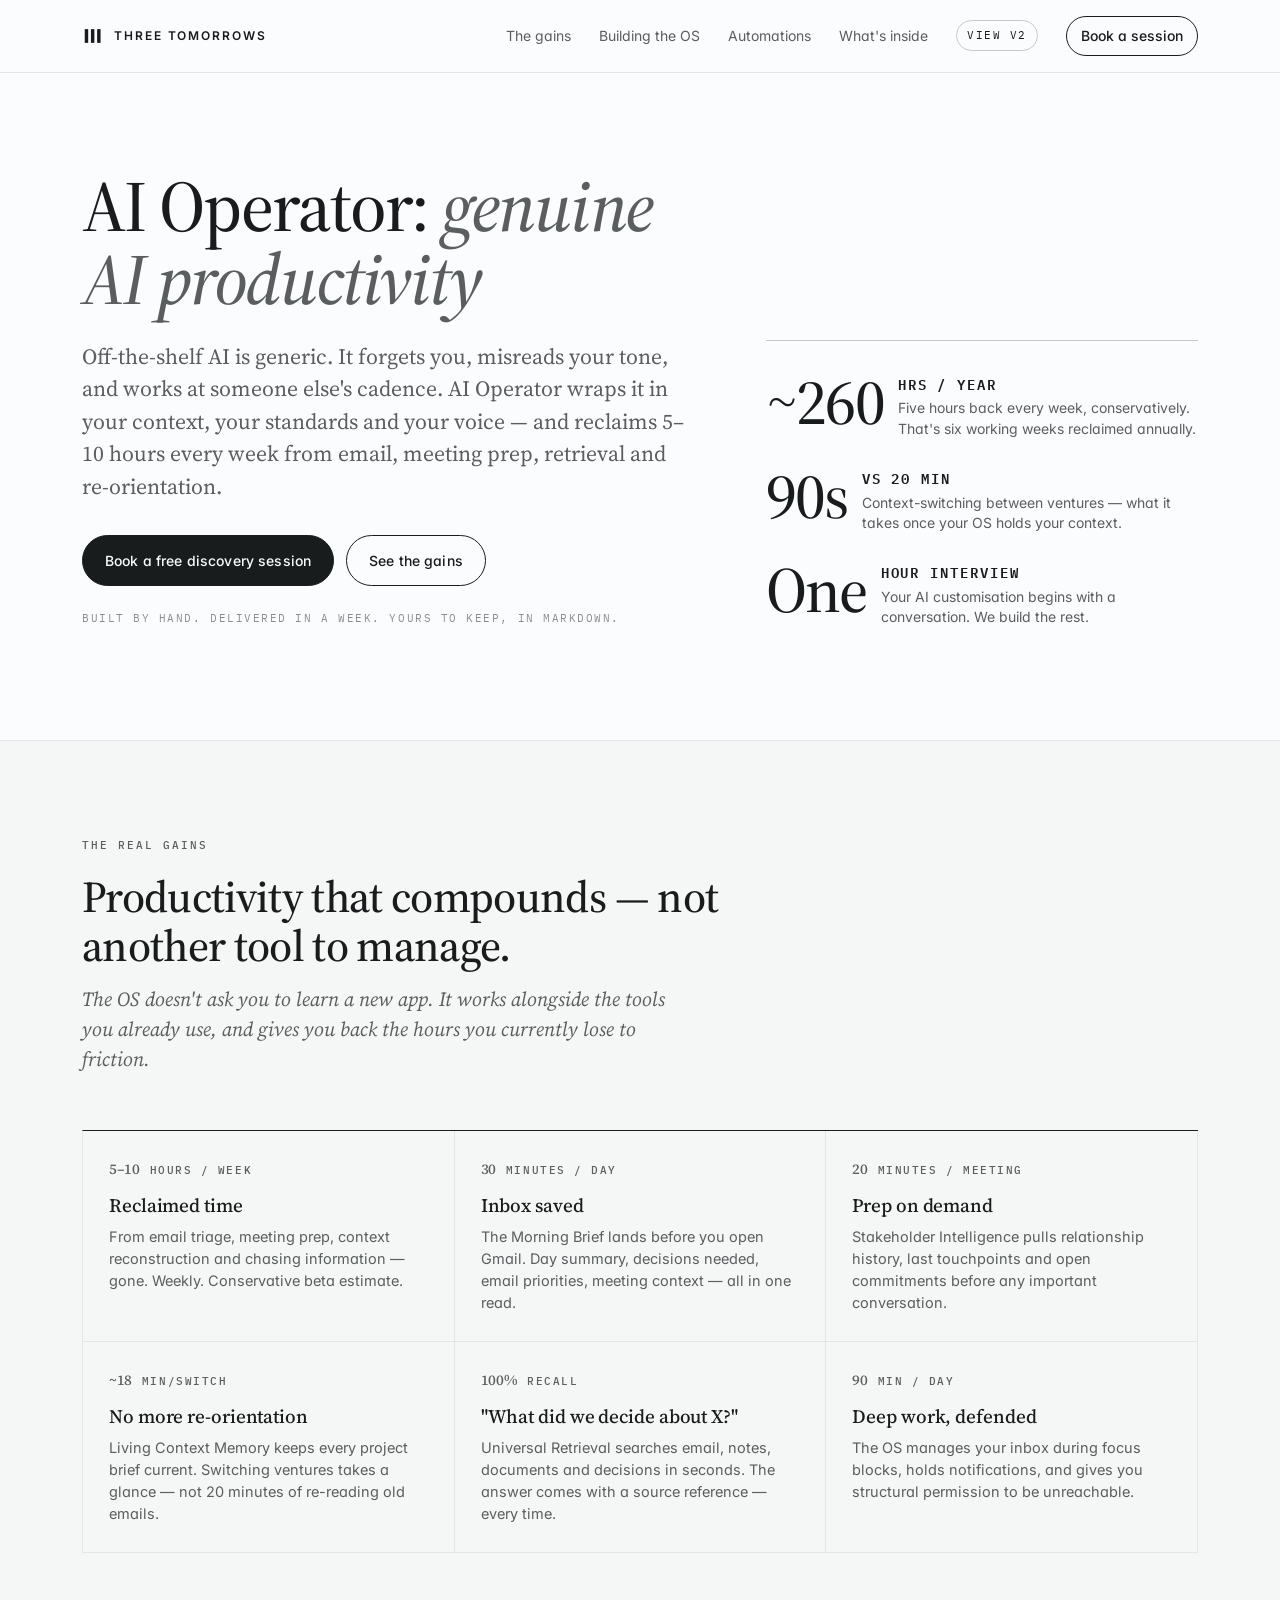
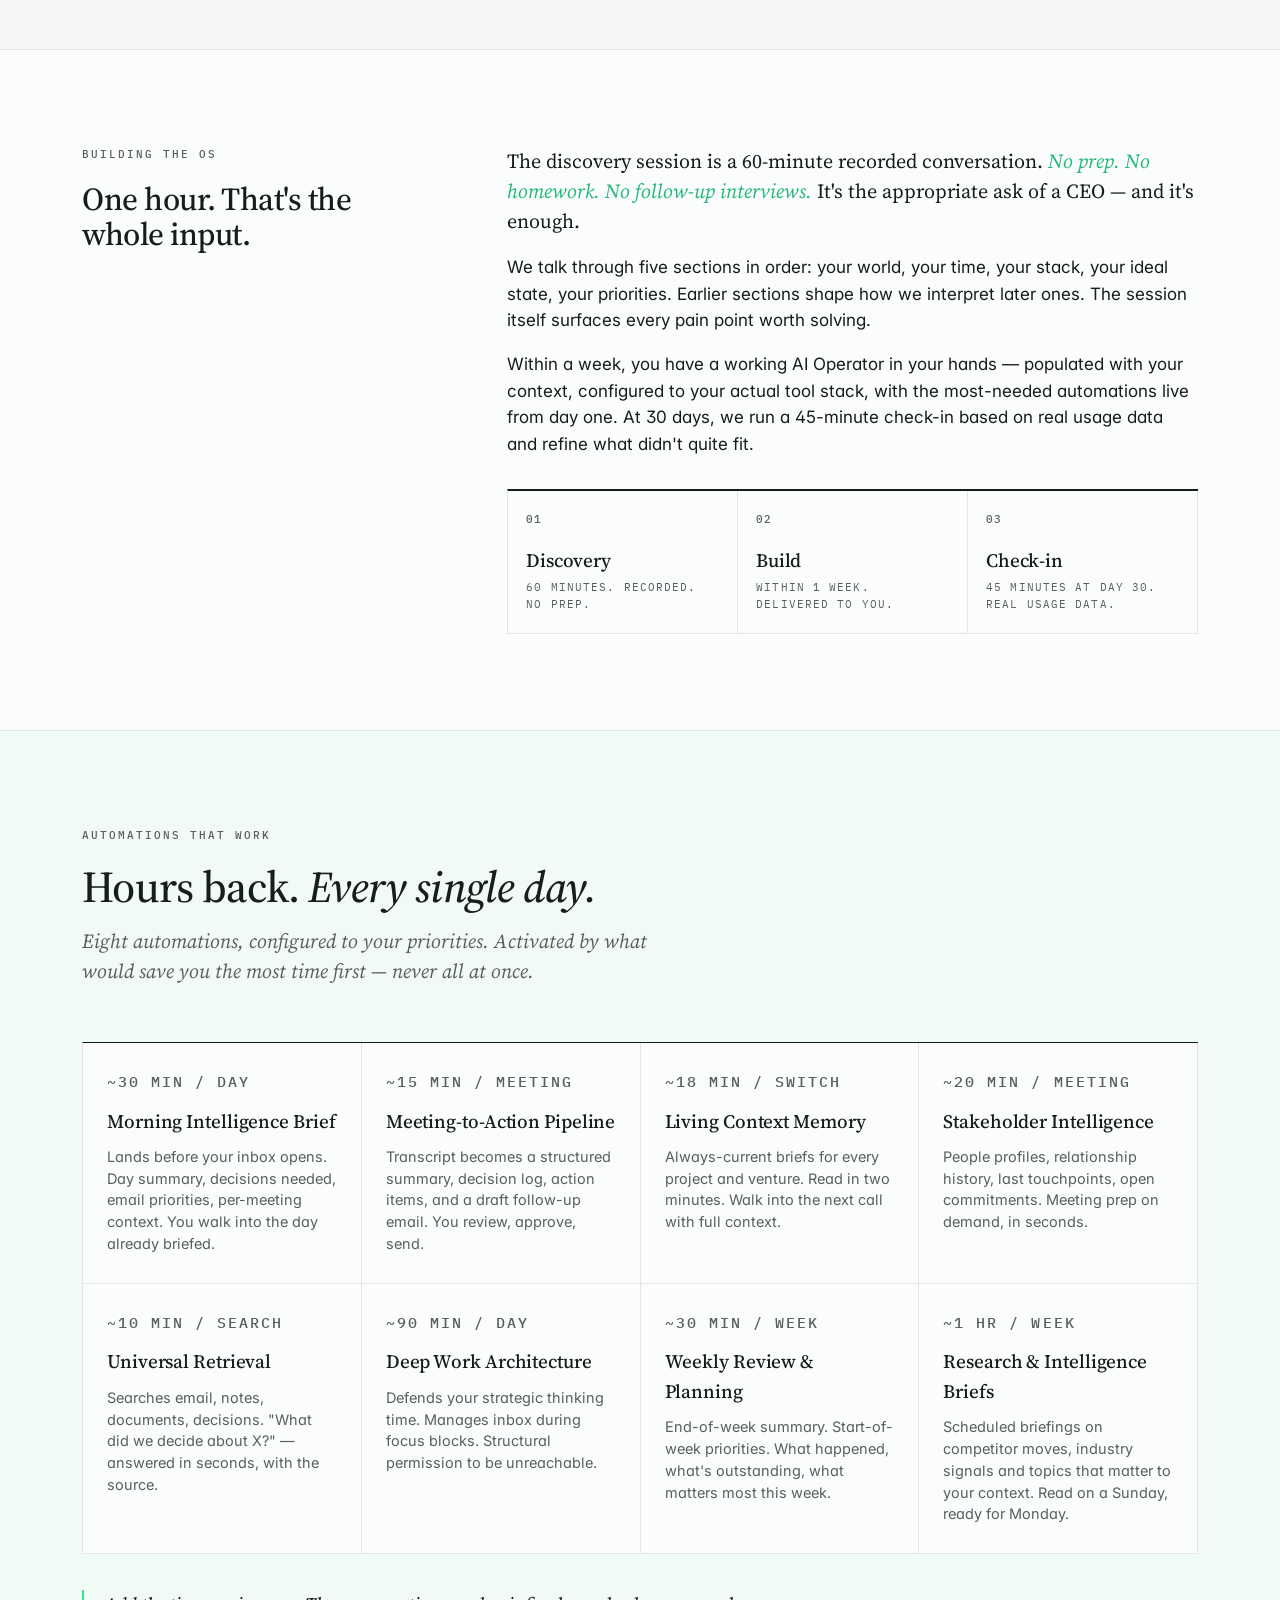
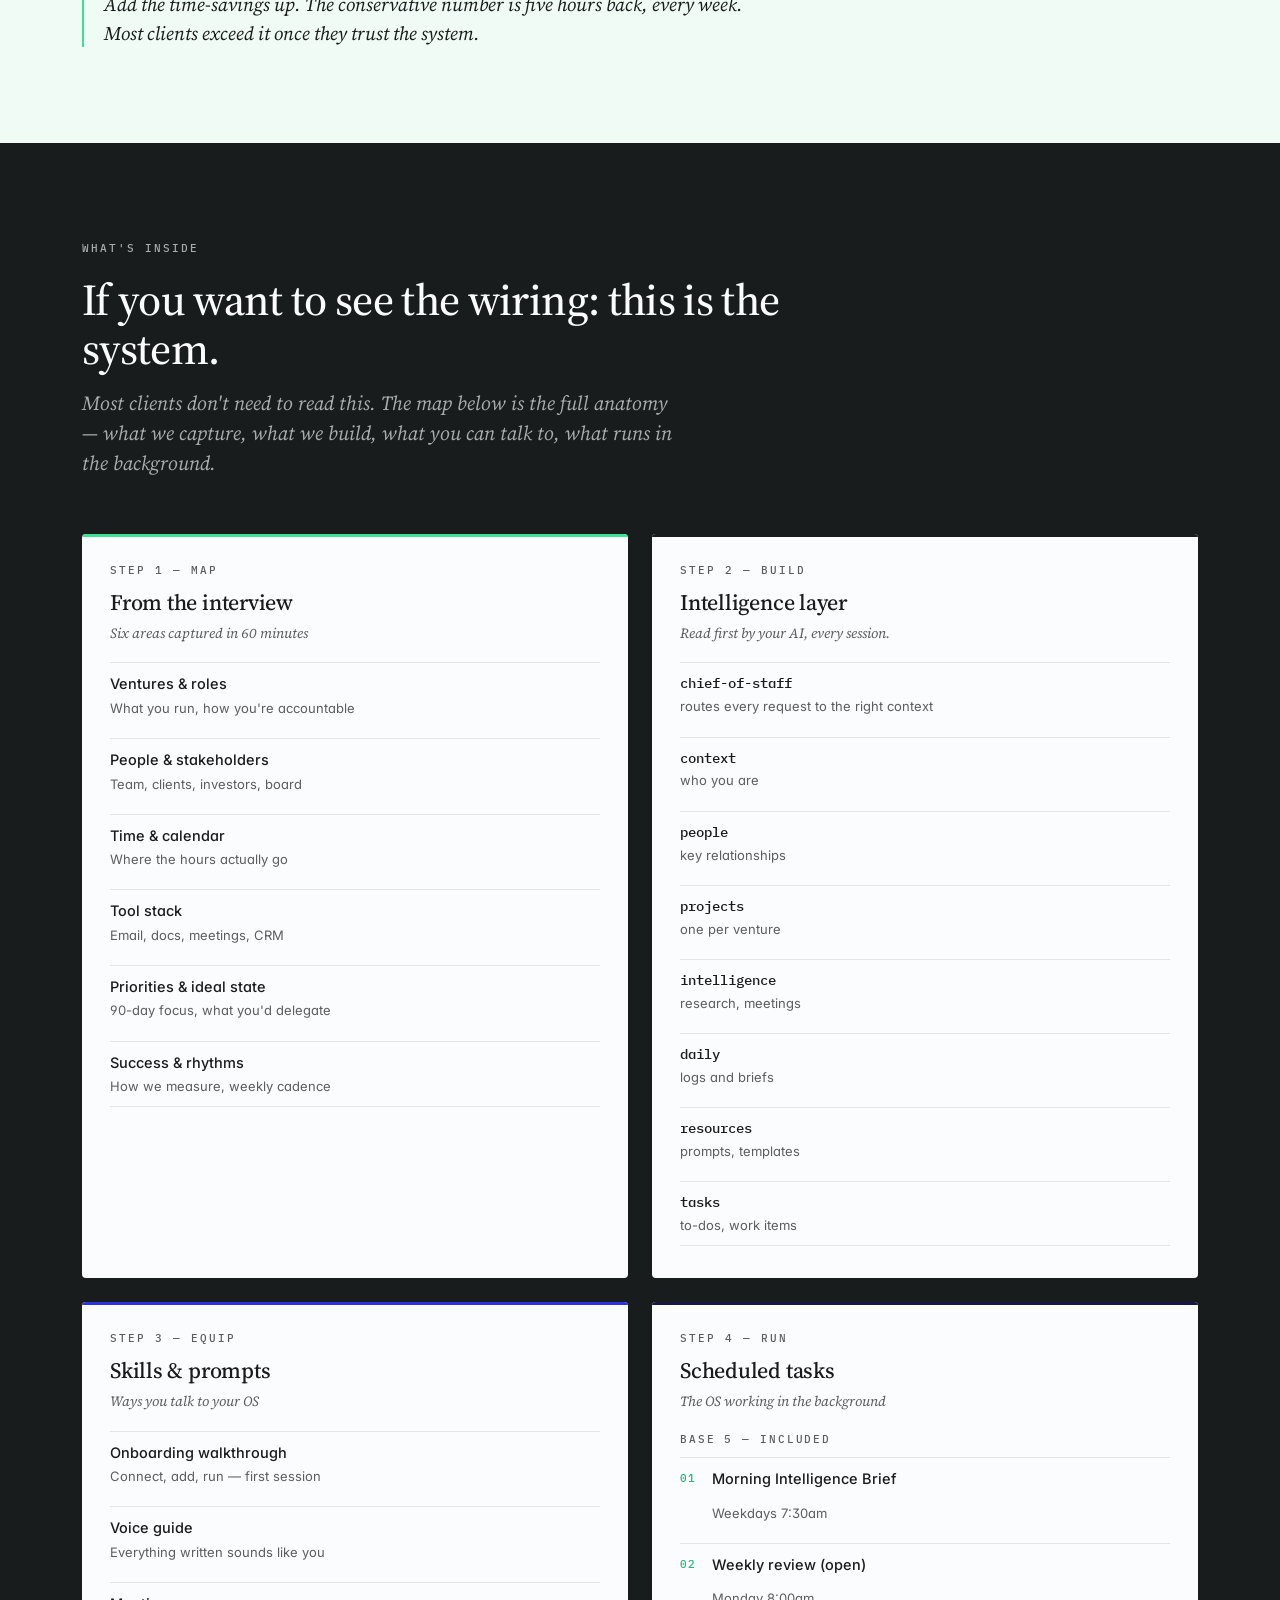
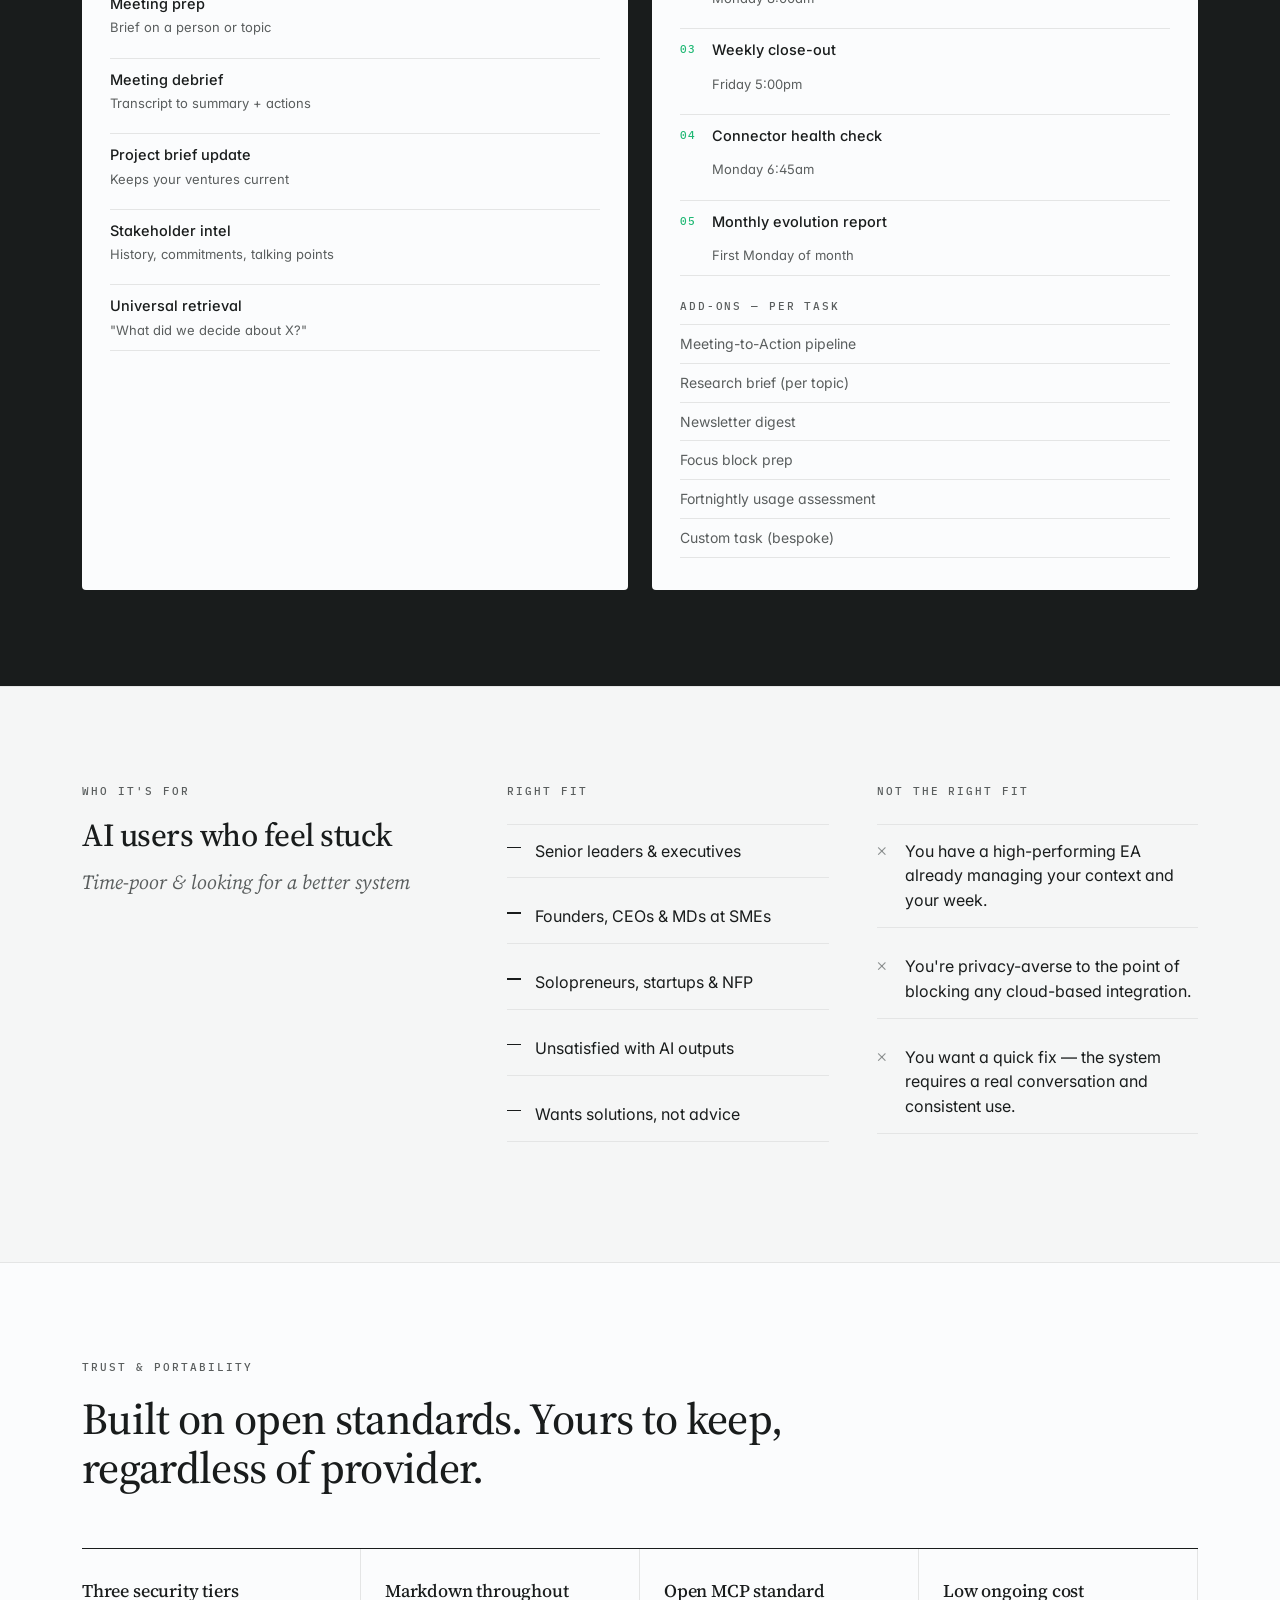
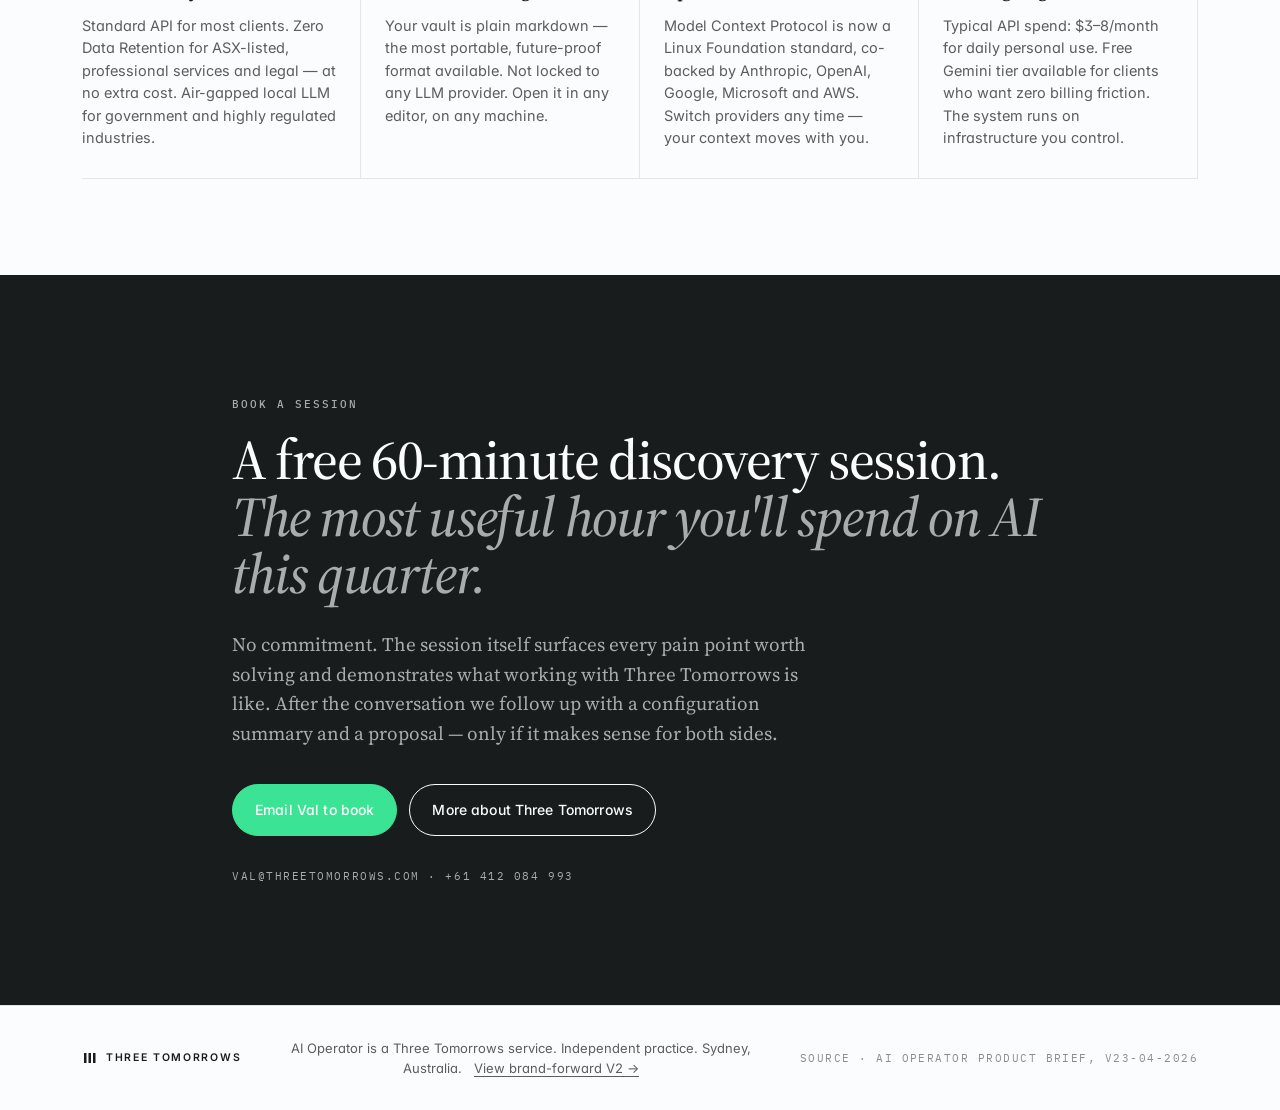
<file: index.html>
<!doctype html>
<html lang="en">
<head>
<meta charset="utf-8" />
<meta name="viewport" content="width=device-width,initial-scale=1" />
<title>AI Operator — Get hours back every week. Three Tomorrows.</title>
<meta name="description" content="AI Operator — an operating system for your AI. Built for CEOs and Founders. One hour to build, five to ten hours back every week. A Three Tomorrows service." />
<meta name="theme-color" content="#191C1C" />
<link rel="icon" href="data:image/svg+xml,%3Csvg xmlns='http://www.w3.org/2000/svg' viewBox='0 0 32 32'%3E%3Crect width='32' height='32' fill='%23191C1C'/%3E%3Crect x='6' y='8' width='4' height='16' fill='%233BE494'/%3E%3Crect x='14' y='8' width='4' height='16' fill='%23FBFCFD'/%3E%3Crect x='22' y='8' width='4' height='16' fill='%23FBFCFD'/%3E%3C/svg%3E" />

<meta property="og:title" content="AI Operator — Get hours back every week" />
<meta property="og:description" content="AI Operator — an operating system for your AI. Built for CEOs. One hour to build, five to ten hours back every week." />
<meta property="og:type" content="website" />

<link rel="preconnect" href="https://fonts.googleapis.com" />
<link rel="preconnect" href="https://fonts.gstatic.com" crossorigin />
<link href="https://fonts.googleapis.com/css2?family=Inter:wght@400;500;600&family=Source+Serif+4:ital,wght@0,400;0,500;1,400&family=IBM+Plex+Mono:wght@400;500&display=swap" rel="stylesheet" />

<link rel="stylesheet" href="styles.css" />
</head>
<body>

<a class="skip" href="#main">Skip to content</a>

<header class="site-header">
  <div class="container header-inner">
    <a href="#top" class="lockup" aria-label="Three Tomorrows — AI Operator">
      <svg class="mark" viewBox="0 0 32 32" aria-hidden="true">
        <rect x="4"  y="6" width="5" height="20" />
        <rect x="13" y="6" width="5" height="20" />
        <rect x="22" y="6" width="5" height="20" />
      </svg>
      <span class="wordmark">Three&nbsp;Tomorrows</span>
    </a>
    <nav aria-label="Primary">
      <a href="#gains">The gains</a>
      <a href="#building">Building the OS</a>
      <a href="#automations">Automations</a>
      <a href="#map">What's inside</a>
      <a href="v2/" class="version-pill" aria-label="Switch to brand-forward version">View V2</a>
      <a class="nav-cta" href="#book">Book a session</a>
    </nav>
  </div>
</header>

<main id="main">

<section id="top" class="hero">
  <div class="container hero-grid">
    <div class="hero-copy">
      <h1 class="display">
        AI Operator: <em>genuine AI productivity</em>
      </h1>
      <p class="lede">
        Off-the-shelf AI is generic. It forgets you, misreads your tone, and
        works at someone else's cadence. AI Operator wraps it in your context,
        your standards and your voice — and reclaims 5–10 hours every week
        from email, meeting prep, retrieval and re-orientation.
      </p>
      <div class="cta-row">
        <a class="btn btn-primary" href="#book">Book a free discovery session</a>
        <a class="btn btn-ghost" href="#gains">See the gains</a>
      </div>
      <p class="micro">Built by hand. Delivered in a week. Yours to keep, in markdown.</p>
    </div>
    <aside class="hero-stat" aria-label="At a glance">
      <div class="stat">
        <span class="stat-num">~260</span>
        <span class="stat-unit">hrs / year</span>
        <p>Five hours back every week, conservatively. That's six working weeks reclaimed annually.</p>
      </div>
      <div class="stat">
        <span class="stat-num">90s</span>
        <span class="stat-unit">vs 20 min</span>
        <p>Context-switching between ventures — what it takes once your OS holds your context.</p>
      </div>
      <div class="stat">
        <span class="stat-num">One</span>
        <span class="stat-unit">hour interview</span>
        <p>Your AI customisation begins with a conversation. We build the rest.</p>
      </div>
    </aside>
  </div>
</section>

<section id="gains" class="band band-light">
  <div class="container">
    <header class="section-head">
      <p class="kicker">The real gains</p>
      <h2 class="title">Productivity that compounds — not another tool to manage.</h2>
      <p class="subtitle">The OS doesn't ask you to learn a new app. It works alongside the tools you already use, and gives you back the hours you currently lose to friction.</p>
    </header>

    <ul class="gains">
      <li class="gain">
        <p class="gain-num">5–10<span>hours / week</span></p>
        <h3>Reclaimed time</h3>
        <p>From email triage, meeting prep, context reconstruction and chasing information — gone. Weekly. Conservative beta estimate.</p>
      </li>
      <li class="gain">
        <p class="gain-num">30<span>minutes / day</span></p>
        <h3>Inbox saved</h3>
        <p>The Morning Brief lands before you open Gmail. Day summary, decisions needed, email priorities, meeting context — all in one read.</p>
      </li>
      <li class="gain">
        <p class="gain-num">20<span>minutes / meeting</span></p>
        <h3>Prep on demand</h3>
        <p>Stakeholder Intelligence pulls relationship history, last touchpoints and open commitments before any important conversation.</p>
      </li>
      <li class="gain">
        <p class="gain-num">~18<span>min/switch</span></p>
        <h3>No more re-orientation</h3>
        <p>Living Context Memory keeps every project brief current. Switching ventures takes a glance — not 20 minutes of re-reading old emails.</p>
      </li>
      <li class="gain">
        <p class="gain-num">100%<span>recall</span></p>
        <h3>"What did we decide about X?"</h3>
        <p>Universal Retrieval searches email, notes, documents and decisions in seconds. The answer comes with a source reference — every time.</p>
      </li>
      <li class="gain">
        <p class="gain-num">90<span>min / day</span></p>
        <h3>Deep work, defended</h3>
        <p>The OS manages your inbox during focus blocks, holds notifications, and gives you structural permission to be unreachable.</p>
      </li>
    </ul>
  </div>
</section>

<section id="building" class="band">
  <div class="container two-col">
    <div class="col-label">
      <p class="kicker">Building the OS</p>
      <h2 class="title">One hour. That's the whole input.</h2>
    </div>
    <div class="col-body">
      <p class="lede-secondary">
        The discovery session is a 60-minute recorded conversation. <em>No prep. No homework. No follow-up interviews.</em>
        It's the appropriate ask of a CEO — and it's enough.
      </p>
      <p>
        We talk through five sections in order: your world, your time, your stack, your ideal state, your priorities.
        Earlier sections shape how we interpret later ones. The session itself surfaces every pain point worth solving.
      </p>
      <p>
        Within a week, you have a working AI Operator in your hands — populated with your context,
        configured to your actual tool stack, with the most-needed automations live from day one. At 30 days,
        we run a 45-minute check-in based on real usage data and refine what didn't quite fit.
      </p>

      <div class="ladder">
        <div class="rung">
          <p class="rung-num">01</p>
          <h3>Discovery</h3>
          <p>60 minutes. Recorded. No prep.</p>
        </div>
        <div class="rung">
          <p class="rung-num">02</p>
          <h3>Build</h3>
          <p>Within 1 week. Delivered to you.</p>
        </div>
        <div class="rung">
          <p class="rung-num">03</p>
          <h3>Check-in</h3>
          <p>45 minutes at day 30. Real usage data.</p>
        </div>
      </div>
    </div>
  </div>
</section>

<section id="automations" class="band band-feature">
  <div class="container">
    <header class="section-head">
      <p class="kicker">Automations that work</p>
      <h2 class="title">Hours back. <em>Every single day.</em></h2>
      <p class="subtitle">Eight automations, configured to your priorities. Activated by what would save you the most time first — never all at once.</p>
    </header>

    <div class="automations">
      <article class="auto">
        <p class="auto-time">~30 min / day</p>
        <h3>Morning Intelligence Brief</h3>
        <p>Lands before your inbox opens. Day summary, decisions needed, email priorities, per-meeting context. You walk into the day already briefed.</p>
      </article>
      <article class="auto">
        <p class="auto-time">~15 min / meeting</p>
        <h3>Meeting-to-Action Pipeline</h3>
        <p>Transcript becomes a structured summary, decision log, action items, and a draft follow-up email. You review, approve, send.</p>
      </article>
      <article class="auto">
        <p class="auto-time">~18 min / switch</p>
        <h3>Living Context Memory</h3>
        <p>Always-current briefs for every project and venture. Read in two minutes. Walk into the next call with full context.</p>
      </article>
      <article class="auto">
        <p class="auto-time">~20 min / meeting</p>
        <h3>Stakeholder Intelligence</h3>
        <p>People profiles, relationship history, last touchpoints, open commitments. Meeting prep on demand, in seconds.</p>
      </article>
      <article class="auto">
        <p class="auto-time">~10 min / search</p>
        <h3>Universal Retrieval</h3>
        <p>Searches email, notes, documents, decisions. "What did we decide about X?" — answered in seconds, with the source.</p>
      </article>
      <article class="auto">
        <p class="auto-time">~90 min / day</p>
        <h3>Deep Work Architecture</h3>
        <p>Defends your strategic thinking time. Manages inbox during focus blocks. Structural permission to be unreachable.</p>
      </article>
      <article class="auto">
        <p class="auto-time">~30 min / week</p>
        <h3>Weekly Review &amp; Planning</h3>
        <p>End-of-week summary. Start-of-week priorities. What happened, what's outstanding, what matters most this week.</p>
      </article>
      <article class="auto">
        <p class="auto-time">~1 hr / week</p>
        <h3>Research &amp; Intelligence Briefs</h3>
        <p>Scheduled briefings on competitor moves, industry signals and topics that matter to your context. Read on a Sunday, ready for Monday.</p>
      </article>
    </div>

    <p class="auto-anchor">
      <em>Add the time-savings up. The conservative number is five hours back, every week. Most clients exceed it once they trust the system.</em>
    </p>
  </div>
</section>

<section id="map" class="band band-ink">
  <div class="container">
    <header class="section-head section-head-ink">
      <p class="kicker">What's inside</p>
      <h2 class="title">If you want to see the wiring: this is the system.</h2>
      <p class="subtitle">Most clients don't need to read this. The map below is the full anatomy — what we capture, what we build, what you can talk to, what runs in the background.</p>
    </header>

    <div class="quadrants">
      <article class="quad q-map">
        <header>
          <p class="quad-step">Step 1 — Map</p>
          <h3>From the interview</h3>
          <p class="quad-sub">Six areas captured in 60 minutes</p>
        </header>
        <ul>
          <li><strong>Ventures &amp; roles</strong><span>What you run, how you're accountable</span></li>
          <li><strong>People &amp; stakeholders</strong><span>Team, clients, investors, board</span></li>
          <li><strong>Time &amp; calendar</strong><span>Where the hours actually go</span></li>
          <li><strong>Tool stack</strong><span>Email, docs, meetings, CRM</span></li>
          <li><strong>Priorities &amp; ideal state</strong><span>90-day focus, what you'd delegate</span></li>
          <li><strong>Success &amp; rhythms</strong><span>How we measure, weekly cadence</span></li>
        </ul>
      </article>

      <article class="quad q-build">
        <header>
          <p class="quad-step">Step 2 — Build</p>
          <h3>Intelligence layer</h3>
          <p class="quad-sub">Read first by your AI, every session.</p>
        </header>
        <ul class="mono-list">
          <li><code>chief-of-staff</code><span>routes every request to the right context</span></li>
          <li><code>context</code><span>who you are</span></li>
          <li><code>people</code><span>key relationships</span></li>
          <li><code>projects</code><span>one per venture</span></li>
          <li><code>intelligence</code><span>research, meetings</span></li>
          <li><code>daily</code><span>logs and briefs</span></li>
          <li><code>resources</code><span>prompts, templates</span></li>
          <li><code>tasks</code><span>to-dos, work items</span></li>
        </ul>
      </article>

      <article class="quad q-equip">
        <header>
          <p class="quad-step">Step 3 — Equip</p>
          <h3>Skills &amp; prompts</h3>
          <p class="quad-sub">Ways you talk to your OS</p>
        </header>
        <ul>
          <li><strong>Onboarding walkthrough</strong><span>Connect, add, run — first session</span></li>
          <li><strong>Voice guide</strong><span>Everything written sounds like you</span></li>
          <li><strong>Meeting prep</strong><span>Brief on a person or topic</span></li>
          <li><strong>Meeting debrief</strong><span>Transcript to summary + actions</span></li>
          <li><strong>Project brief update</strong><span>Keeps your ventures current</span></li>
          <li><strong>Stakeholder intel</strong><span>History, commitments, talking points</span></li>
          <li><strong>Universal retrieval</strong><span>"What did we decide about X?"</span></li>
        </ul>
      </article>

      <article class="quad q-run">
        <header>
          <p class="quad-step">Step 4 — Run</p>
          <h3>Scheduled tasks</h3>
          <p class="quad-sub">The OS working in the background</p>
        </header>
        <p class="quad-grouplabel">Base 5 — included</p>
        <ol class="numbered">
          <li><strong>Morning Intelligence Brief</strong><span>Weekdays 7:30am</span></li>
          <li><strong>Weekly review (open)</strong><span>Monday 8:00am</span></li>
          <li><strong>Weekly close-out</strong><span>Friday 5:00pm</span></li>
          <li><strong>Connector health check</strong><span>Monday 6:45am</span></li>
          <li><strong>Monthly evolution report</strong><span>First Monday of month</span></li>
        </ol>
        <p class="quad-grouplabel">Add-ons — per task</p>
        <ul class="terse-list">
          <li>Meeting-to-Action pipeline</li>
          <li>Research brief (per topic)</li>
          <li>Newsletter digest</li>
          <li>Focus block prep</li>
          <li>Fortnightly usage assessment</li>
          <li>Custom task (bespoke)</li>
        </ul>
      </article>
    </div>
  </div>
</section>

<section id="who" class="band band-light">
  <div class="container two-col">
    <div class="col-label">
      <p class="kicker">Who it's for</p>
      <h2 class="title">AI users who feel stuck</h2>
      <p class="subtitle">Time-poor &amp; looking for a better system</p>
    </div>
    <div class="col-body who-grid">
      <div>
        <h3 class="who-h">Right fit</h3>
        <ul class="check-list">
          <li>Senior leaders &amp; executives</li>
          <li>Founders, CEOs &amp; MDs at SMEs</li>
          <li>Solopreneurs, startups &amp; NFP</li>
          <li>Unsatisfied with AI outputs</li>
          <li>Wants solutions, not advice</li>
        </ul>
      </div>
      <div>
        <h3 class="who-h">Not the right fit</h3>
        <ul class="cross-list">
          <li>You have a high-performing EA already managing your context and your week.</li>
          <li>You're privacy-averse to the point of blocking any cloud-based integration.</li>
          <li>You want a quick fix — the system requires a real conversation and consistent use.</li>
        </ul>
      </div>
    </div>
  </div>
</section>

<section id="trust" class="band">
  <div class="container">
    <header class="section-head">
      <p class="kicker">Trust &amp; portability</p>
      <h2 class="title">Built on open standards. Yours to keep, regardless of provider.</h2>
    </header>

    <div class="trust-grid">
      <article class="trust">
        <h3>Three security tiers</h3>
        <p>Standard API for most clients. Zero Data Retention for ASX-listed, professional services and legal — at no extra cost. Air-gapped local LLM for government and highly regulated industries.</p>
      </article>
      <article class="trust">
        <h3>Markdown throughout</h3>
        <p>Your vault is plain markdown — the most portable, future-proof format available. Not locked to any LLM provider. Open it in any editor, on any machine.</p>
      </article>
      <article class="trust">
        <h3>Open MCP standard</h3>
        <p>Model Context Protocol is now a Linux Foundation standard, co-backed by Anthropic, OpenAI, Google, Microsoft and AWS. Switch providers any time — your context moves with you.</p>
      </article>
      <article class="trust">
        <h3>Low ongoing cost</h3>
        <p>Typical API spend: $3–8/month for daily personal use. Free Gemini tier available for clients who want zero billing friction. The system runs on infrastructure you control.</p>
      </article>
    </div>
  </div>
</section>

<section id="book" class="band band-ink cta-band">
  <div class="container cta-inner">
    <p class="kicker kicker-light">Book a session</p>
    <h2 class="display display-tight">
      A free 60-minute discovery session.<br />
      <em>The most useful hour you'll spend on AI this quarter.</em>
    </h2>
    <p class="cta-lede">
      No commitment. The session itself surfaces every pain point worth solving and demonstrates
      what working with Three Tomorrows is like. After the conversation we follow up with a
      configuration summary and a proposal — only if it makes sense for both sides.
    </p>
    <div class="cta-row">
      <a class="btn btn-mint" href="mailto:val@threetomorrows.com?subject=AI%20Operator%20%E2%80%94%20discovery%20session">Email Val to book</a>
      <a class="btn btn-ghost-light" href="https://www.threetomorrows.com" target="_blank" rel="noopener">More about Three Tomorrows</a>
    </div>
    <p class="micro micro-light">val@threetomorrows.com · +61&nbsp;412&nbsp;084&nbsp;993</p>
  </div>
</section>

</main>

<footer class="site-footer">
  <div class="container footer-inner">
    <div class="lockup lockup-footer">
      <svg class="mark mark-footer" viewBox="0 0 32 32" aria-hidden="true">
        <rect x="4"  y="6" width="5" height="20" />
        <rect x="13" y="6" width="5" height="20" />
        <rect x="22" y="6" width="5" height="20" />
      </svg>
      <span class="wordmark wordmark-footer">Three&nbsp;Tomorrows</span>
    </div>
    <p class="footer-line">
      AI Operator is a Three Tomorrows service. Independent practice. Sydney, Australia.
      <a href="v2/" style="margin-left:8px;">View brand-forward V2 →</a>
    </p>
    <p class="footer-source">Source · AI Operator product brief, v23-04-2026</p>
  </div>
</footer>

<script>
(function () {
  var reduce = window.matchMedia('(prefers-reduced-motion: reduce)').matches;
  document.querySelectorAll('a[href^="#"]').forEach(function (a) {
    a.addEventListener('click', function (e) {
      var id = a.getAttribute('href').slice(1);
      if (!id) return;
      var el = document.getElementById(id);
      if (!el) return;
      e.preventDefault();
      el.scrollIntoView({ behavior: reduce ? 'auto' : 'smooth', block: 'start' });
      history.pushState(null, '', '#' + id);
    });
  });
})();
</script>

</body>
</html>
</file>
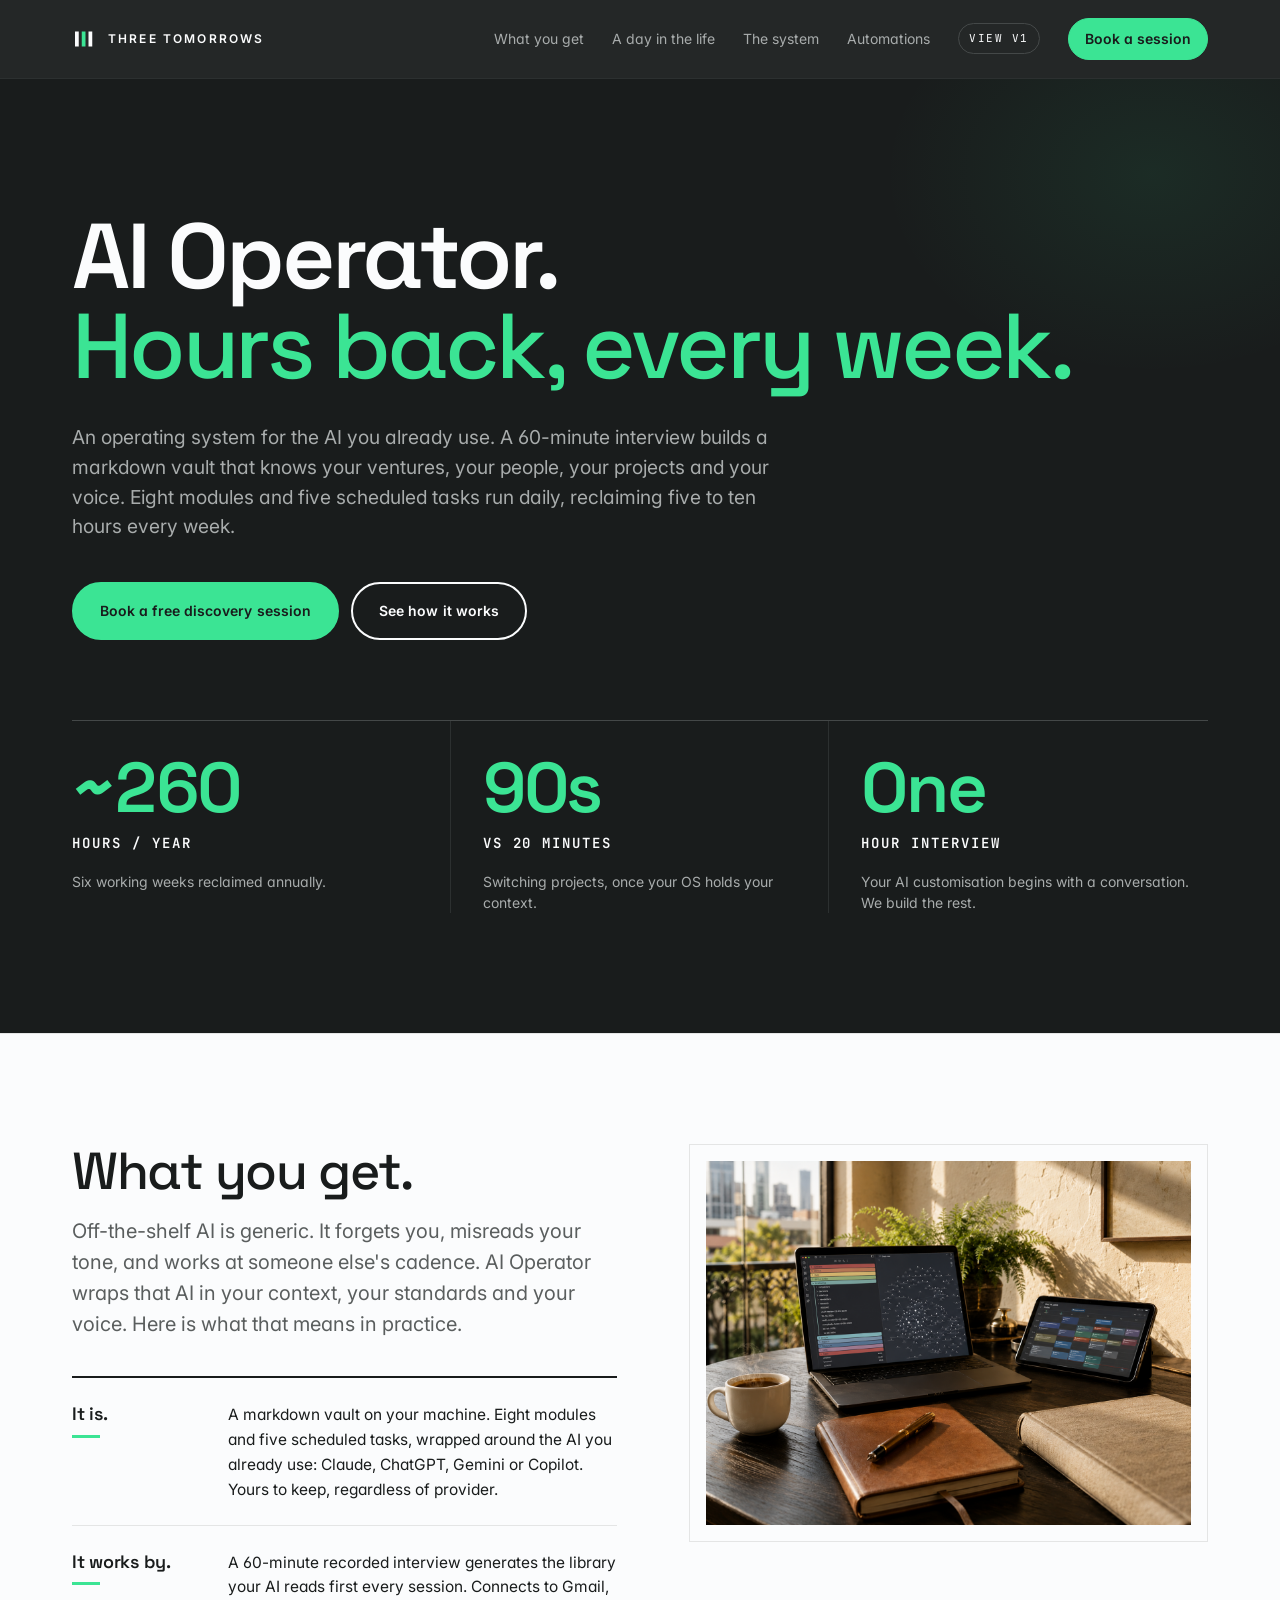
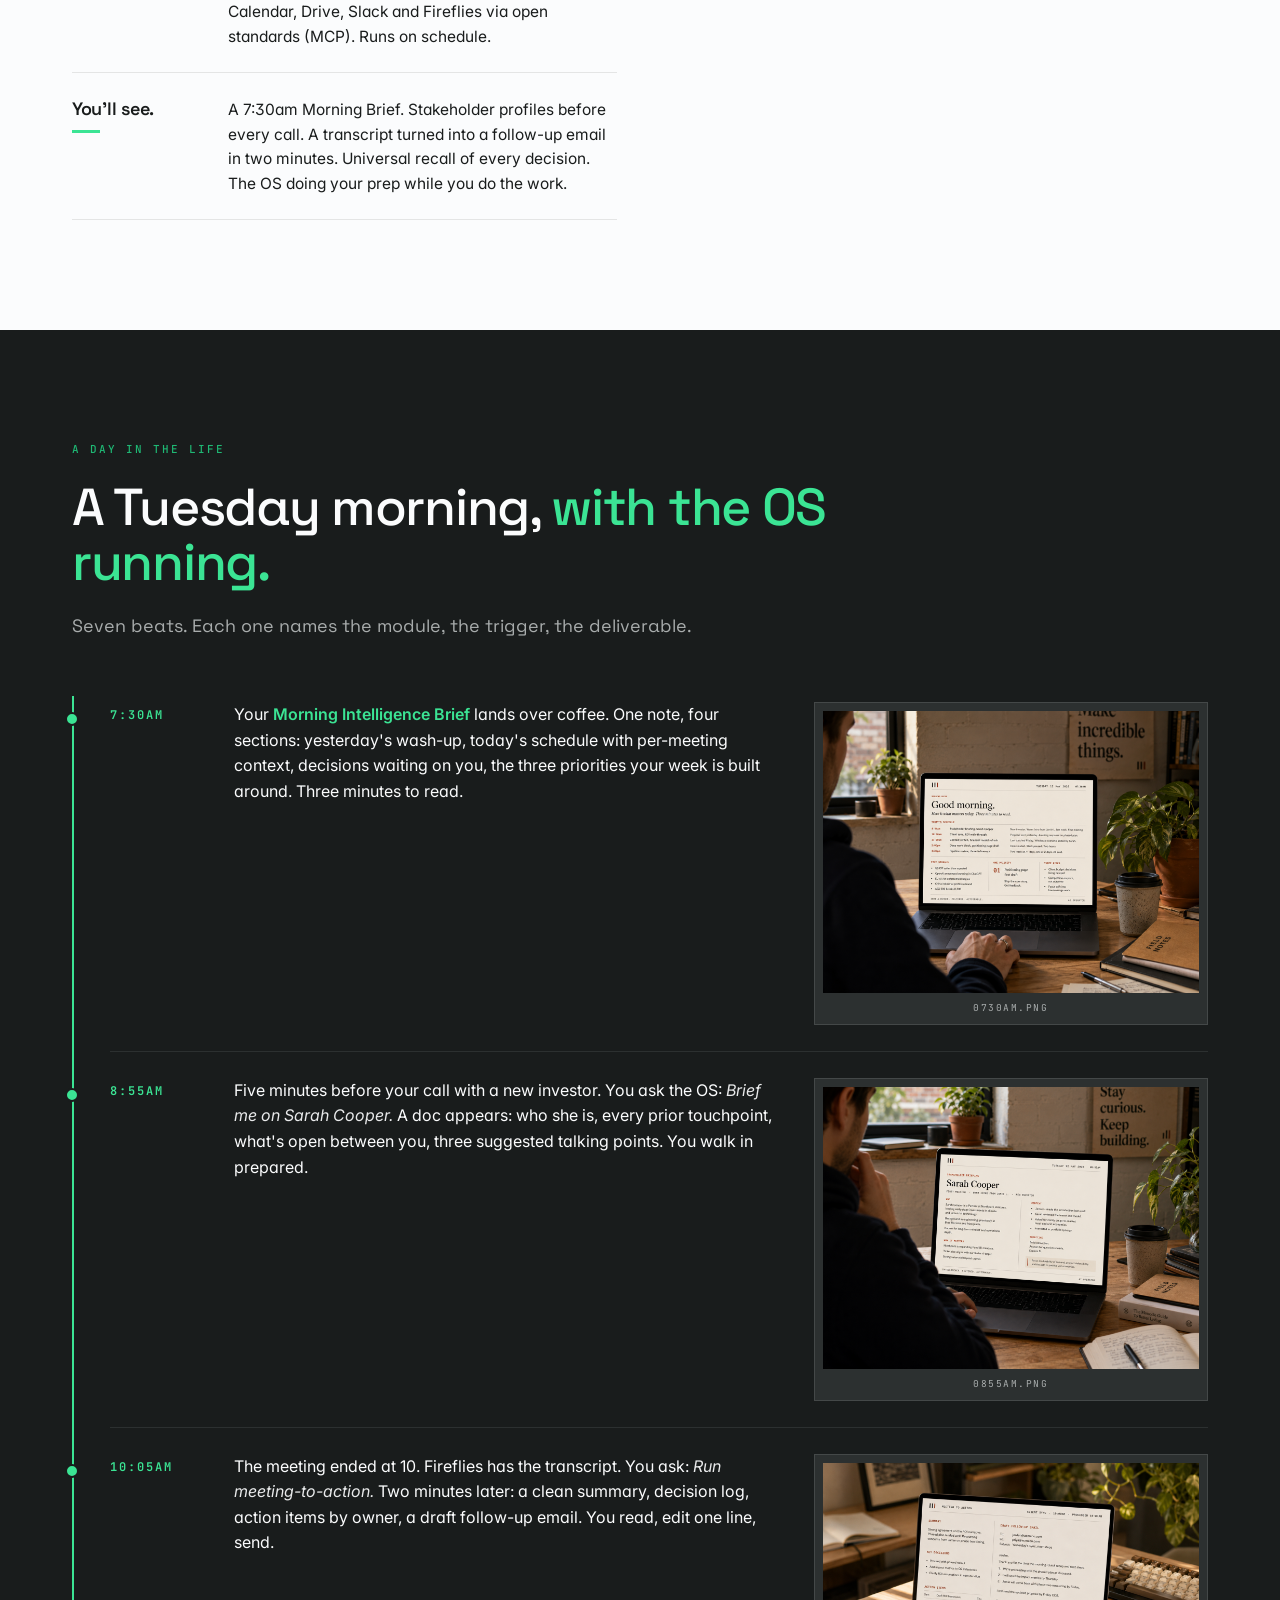
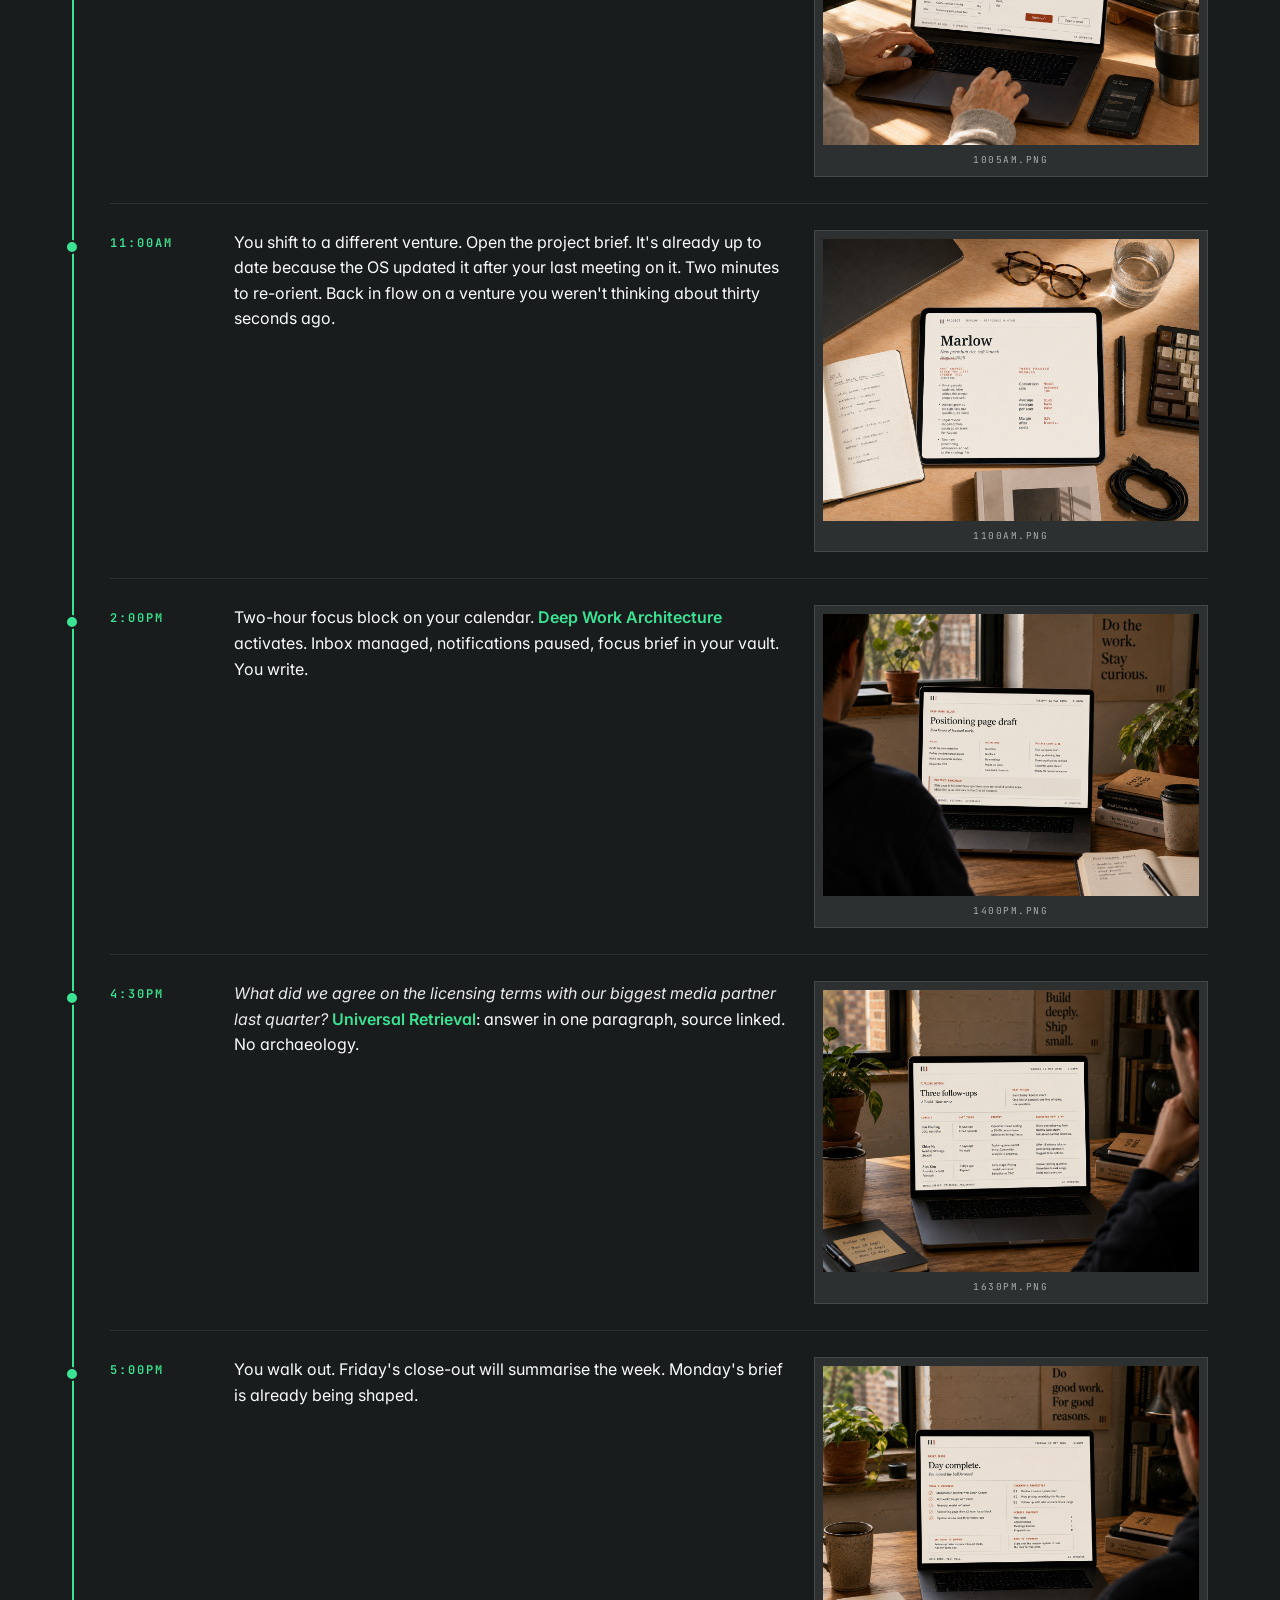
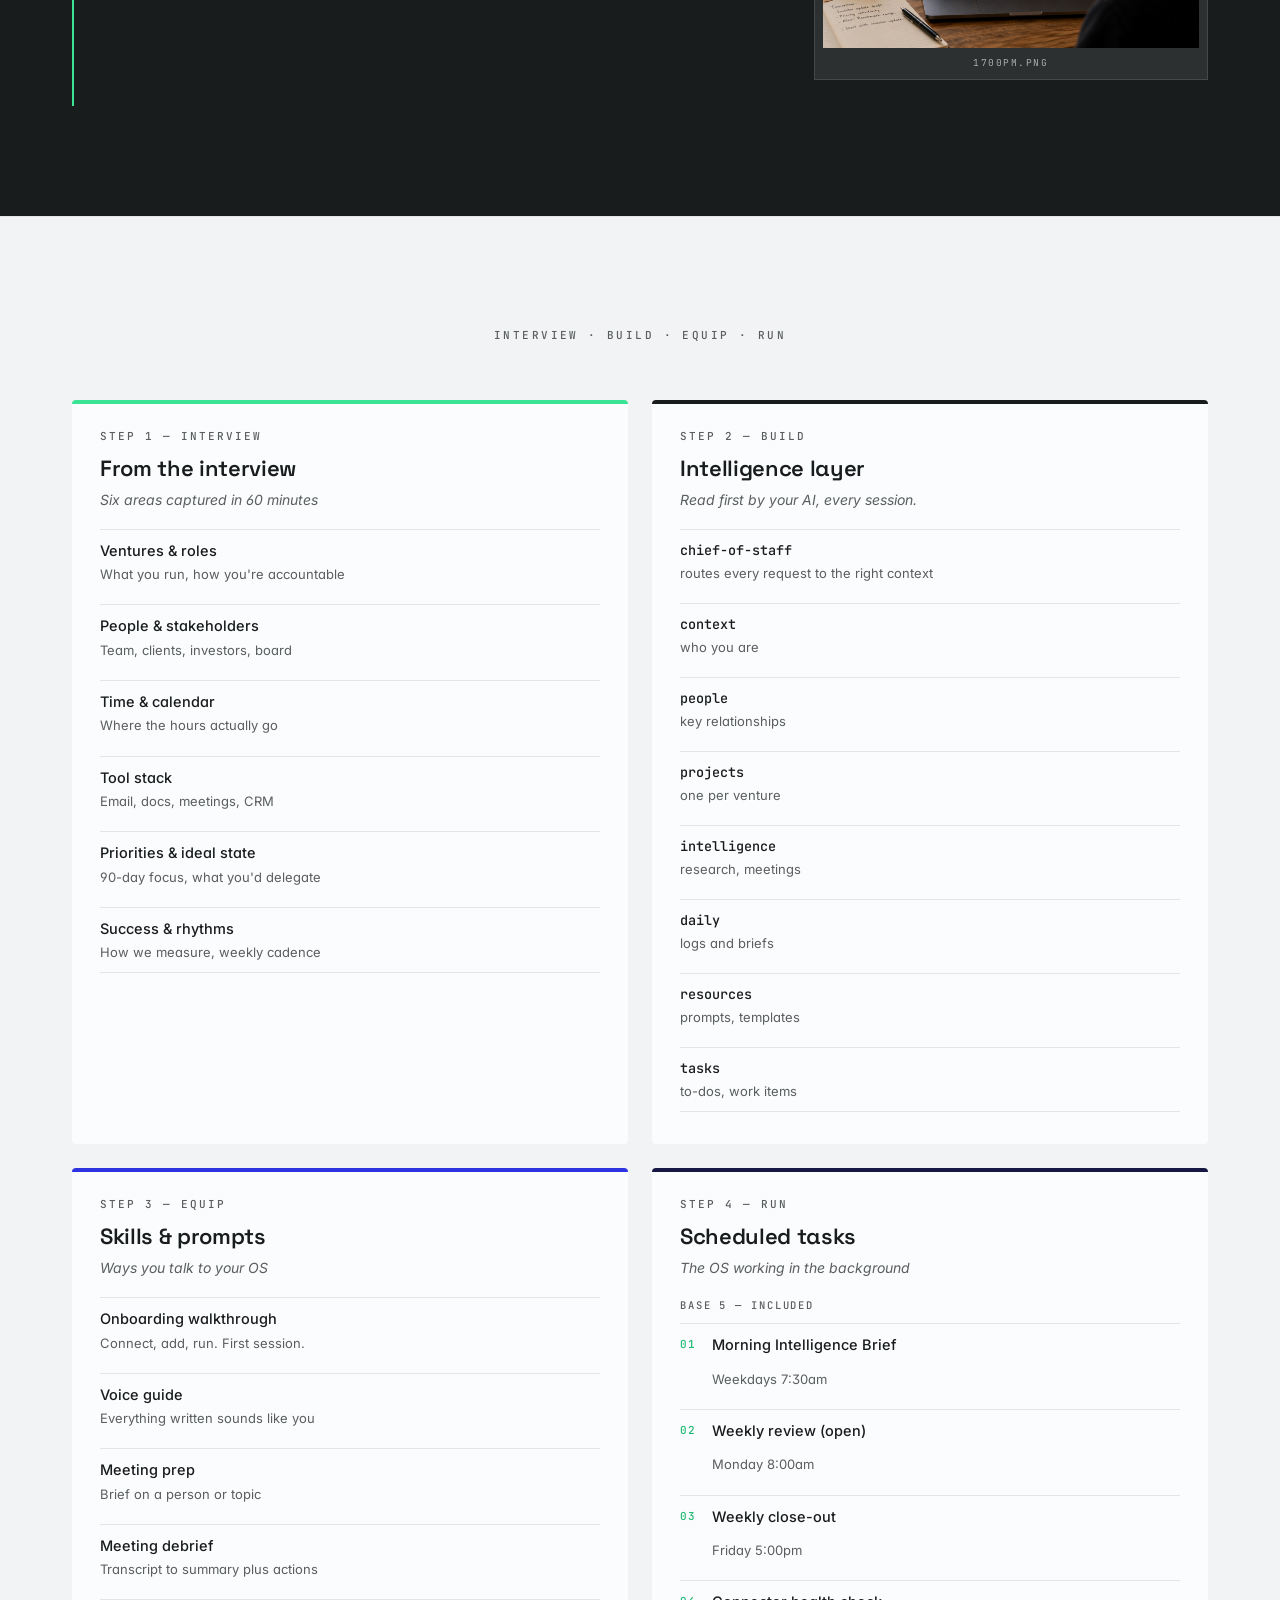
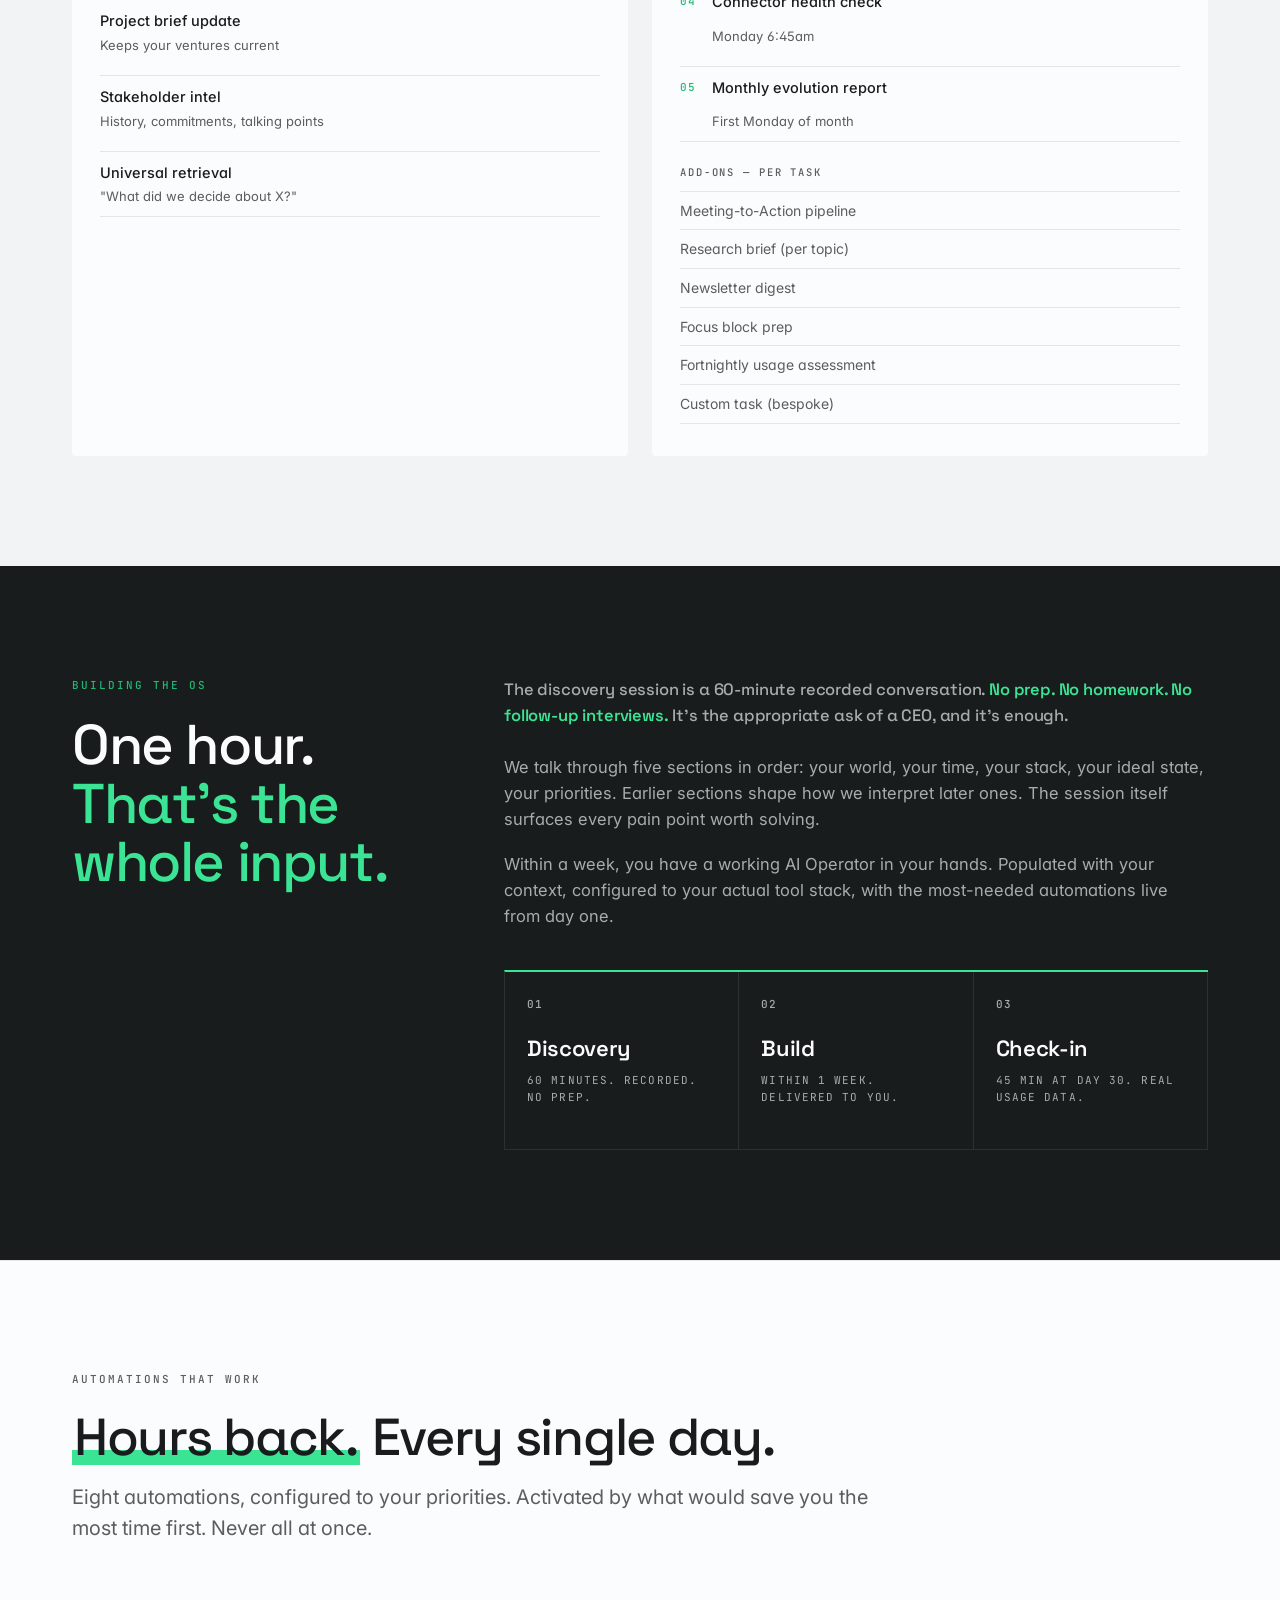
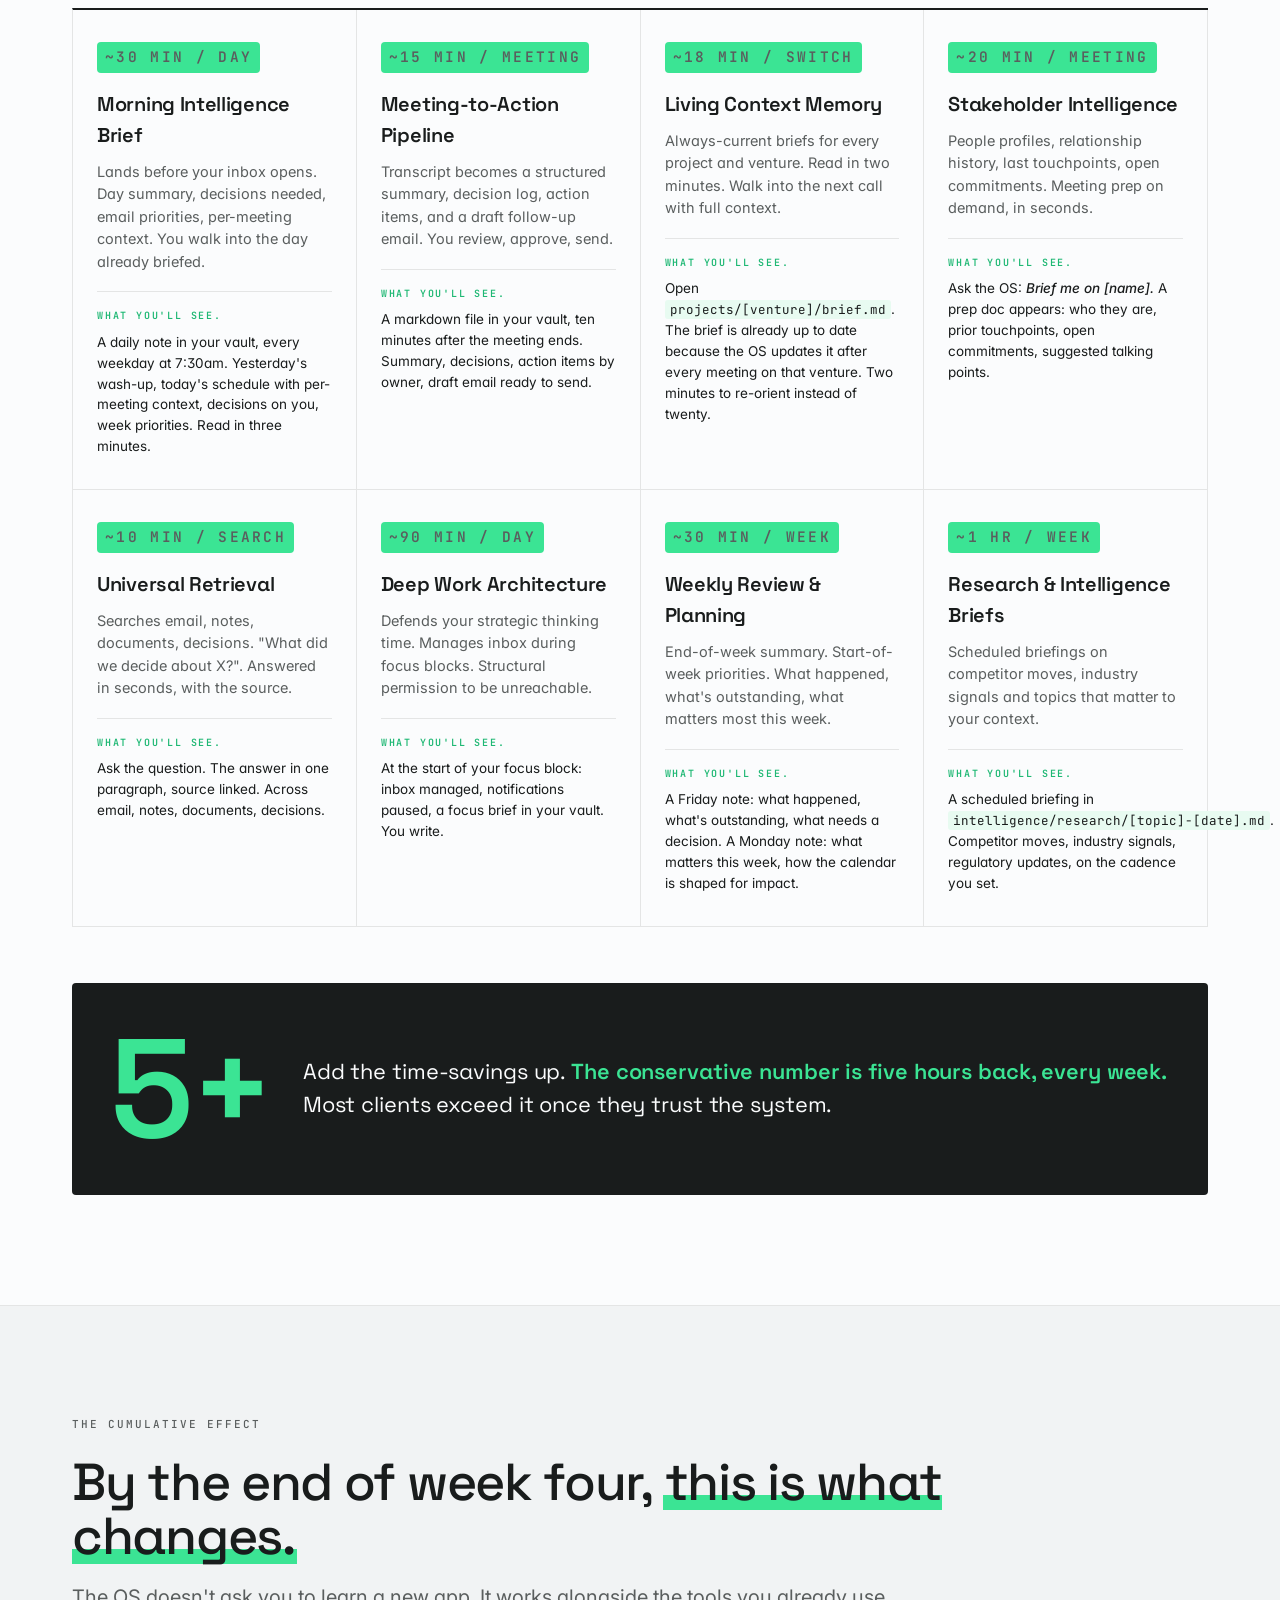
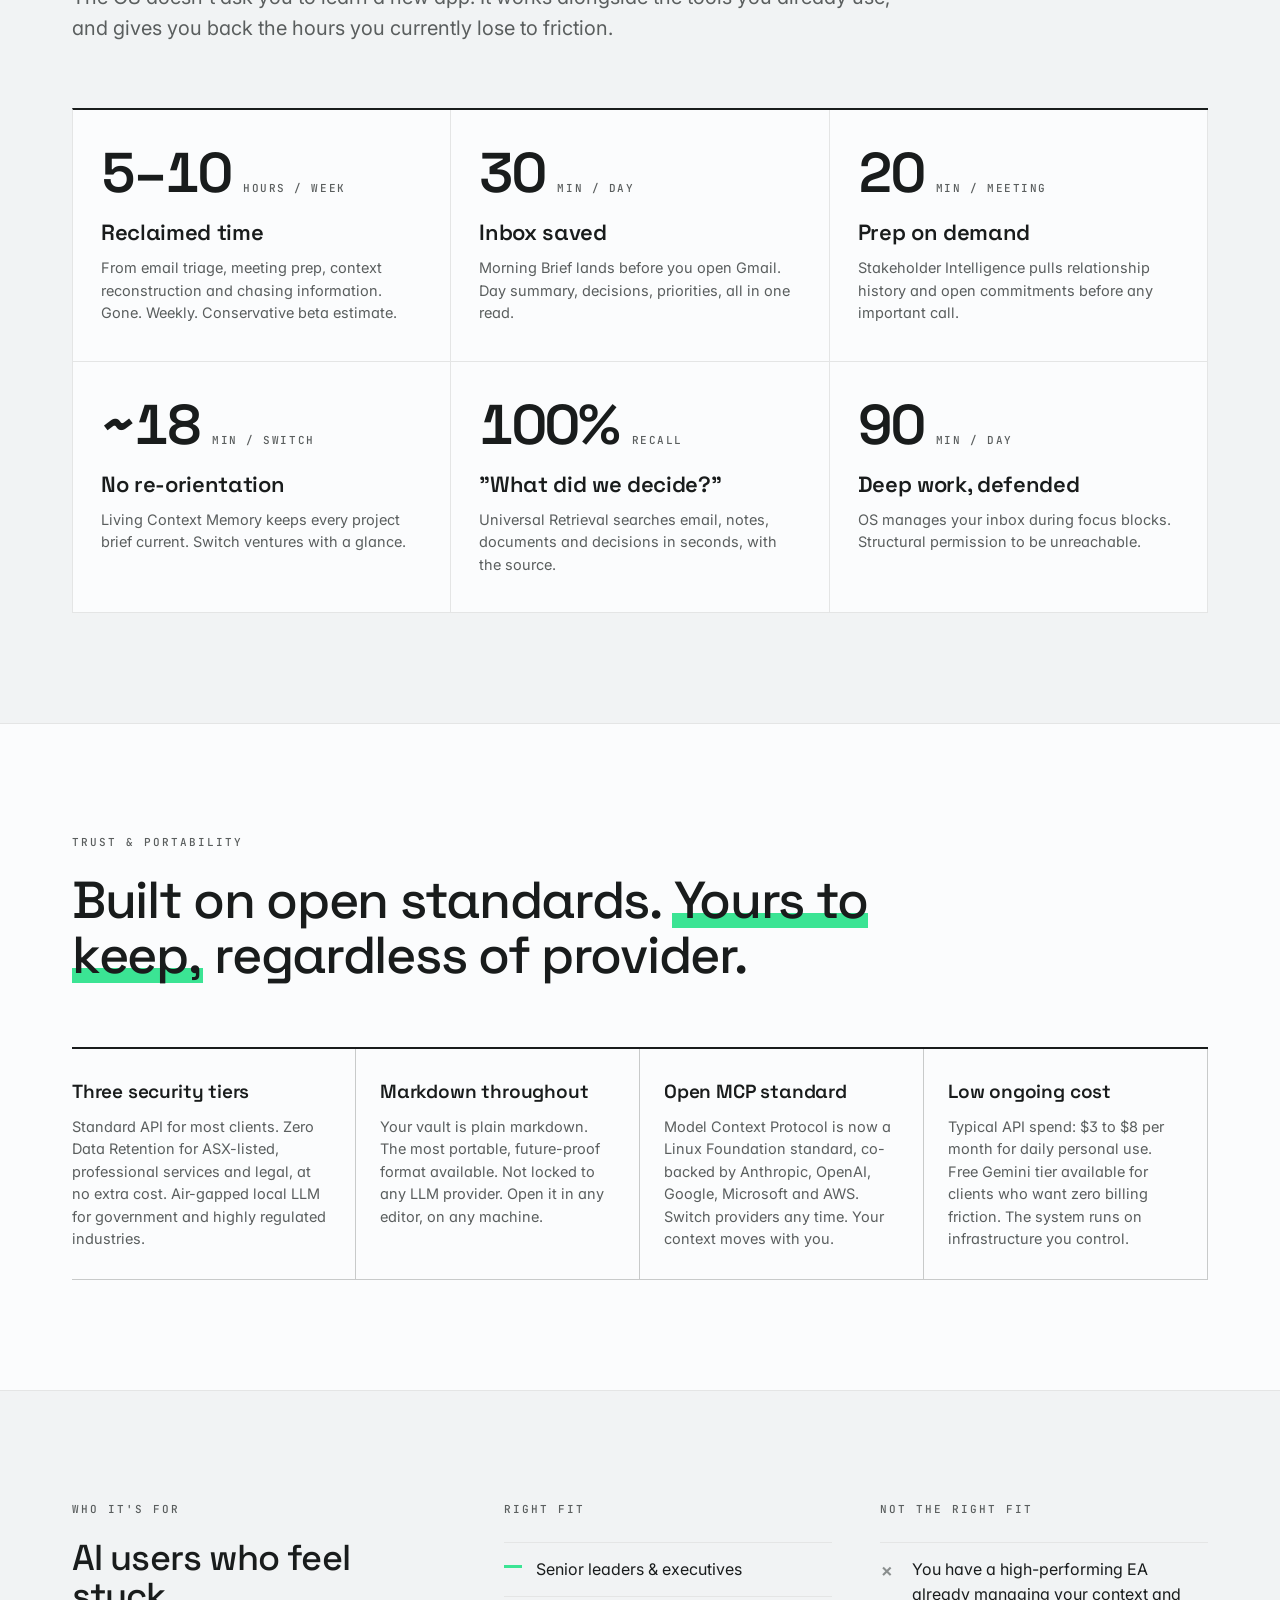
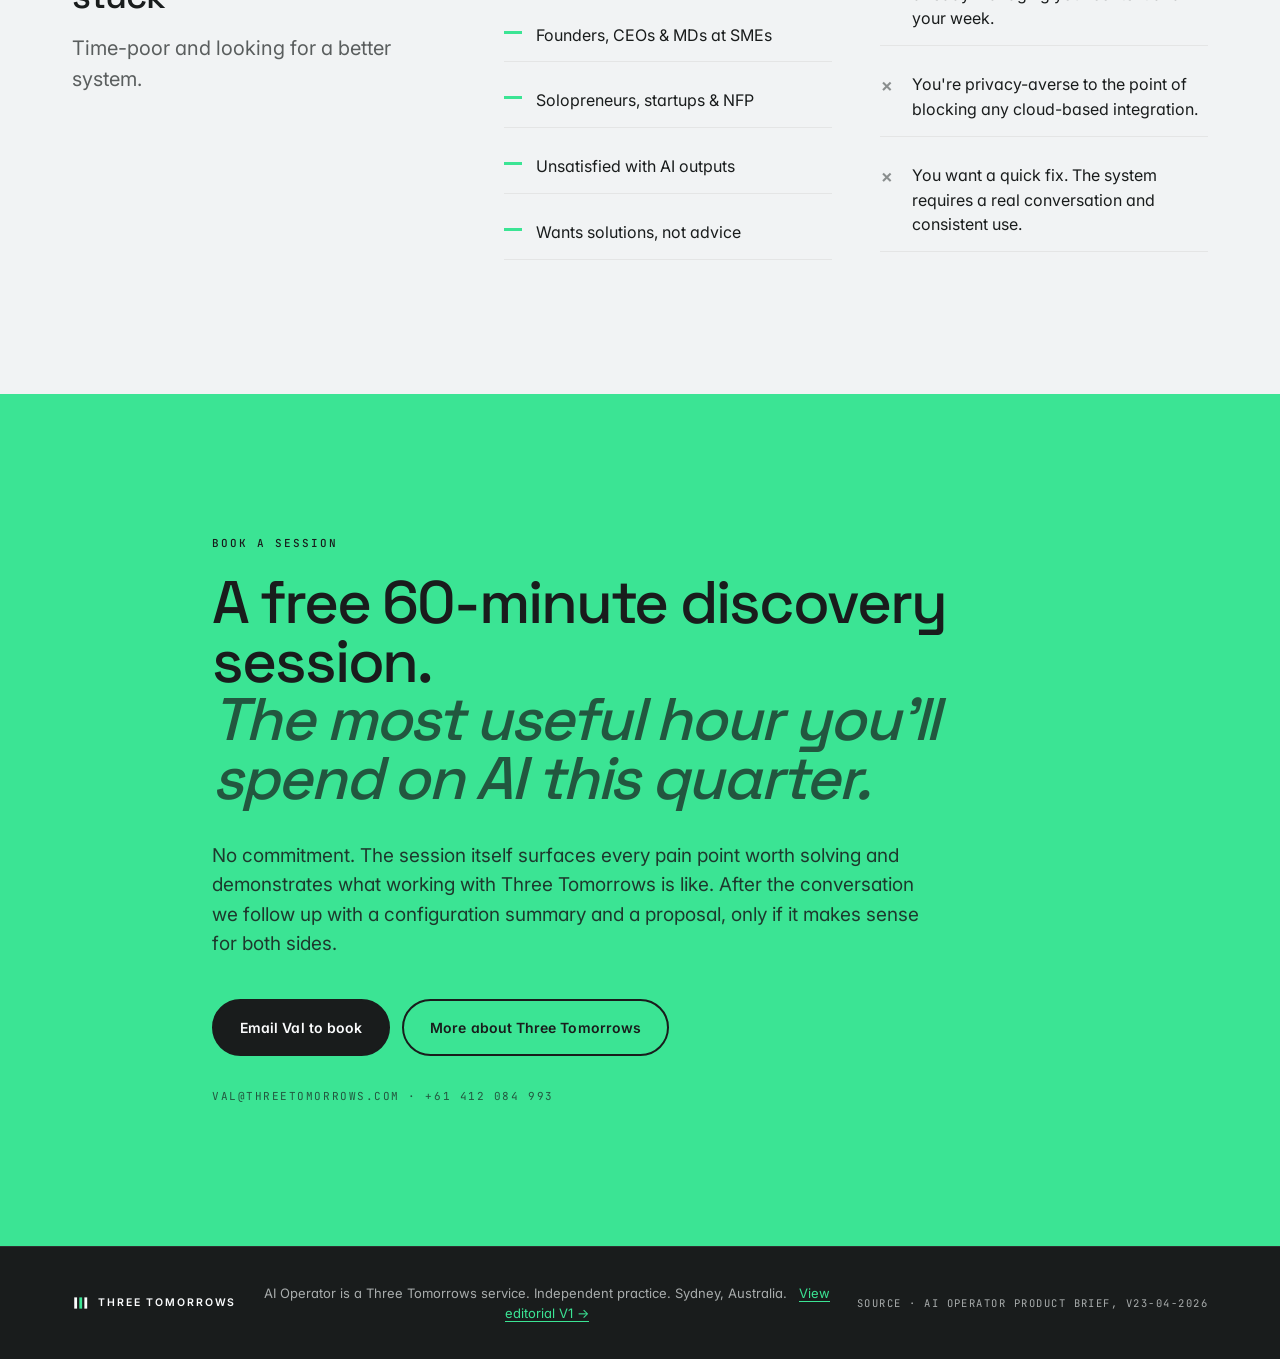
<file: v2/index.html>
<!doctype html>
<html lang="en">
<head>
<meta charset="utf-8" />
<meta name="viewport" content="width=device-width,initial-scale=1" />
<title>AI Operator — Hours back, every week. Three Tomorrows.</title>
<meta name="description" content="AI Operator. An operating system for the AI you already use. A 60-minute interview becomes a markdown vault. Eight modules and five scheduled tasks. Five to ten hours back, every week. A Three Tomorrows service." />
<meta name="theme-color" content="#191C1C" />
<link rel="icon" href="data:image/svg+xml,%3Csvg xmlns='http://www.w3.org/2000/svg' viewBox='0 0 32 32'%3E%3Crect width='32' height='32' fill='%23191C1C'/%3E%3Crect x='6' y='8' width='4' height='16' fill='%233BE494'/%3E%3Crect x='14' y='8' width='4' height='16' fill='%23FBFCFD'/%3E%3Crect x='22' y='8' width='4' height='16' fill='%23FBFCFD'/%3E%3C/svg%3E" />

<meta property="og:title" content="AI Operator — Hours back, every week" />
<meta property="og:description" content="An operating system for the AI you already use. A 60-minute interview, a markdown vault, eight modules, five scheduled tasks. Hours back, every week." />
<meta property="og:type" content="website" />

<link rel="preconnect" href="https://fonts.googleapis.com" />
<link rel="preconnect" href="https://fonts.gstatic.com" crossorigin />
<link href="https://fonts.googleapis.com/css2?family=Inter:wght@400;500;600;700&family=Space+Grotesk:wght@400;500;600;700&family=JetBrains+Mono:wght@400;500&display=swap" rel="stylesheet" />

<link rel="stylesheet" href="styles.css" />
</head>
<body>

<a class="skip" href="#main">Skip to content</a>

<header class="site-header">
  <div class="container header-inner">
    <a href="#top" class="lockup" aria-label="Three Tomorrows — AI Operator">
      <svg class="mark" viewBox="0 0 32 32" aria-hidden="true">
        <rect x="4"  y="6" width="5" height="20" fill="#FBFCFD" />
        <rect x="13" y="6" width="5" height="20" fill="#3BE494" />
        <rect x="22" y="6" width="5" height="20" fill="#FBFCFD" />
      </svg>
      <span class="wordmark">Three&nbsp;Tomorrows</span>
    </a>
    <nav aria-label="Primary">
      <a href="#concretely">What you get</a>
      <a href="#tuesday">A day in the life</a>
      <a href="#map">The system</a>
      <a href="#automations">Automations</a>
      <a href="../" class="version-pill" aria-label="Switch to editorial V1">View V1</a>
      <a class="nav-cta" href="#book">Book a session</a>
    </nav>
  </div>
</header>

<main id="main">

<!-- ========== 1. Hero (UNCHANGED) ========== -->
<section id="top" class="hero">
  <div class="container hero-inner">
    <h1 class="display">
      AI Operator. <em>Hours back, every week.</em>
    </h1>
    <p class="lede">
      An operating system for the AI you already use. A 60-minute interview builds
      a markdown vault that knows your ventures, your people, your projects and your voice.
      Eight modules and five scheduled tasks run daily, reclaiming five to ten hours every week.
    </p>
    <div class="cta-row">
      <a class="btn btn-mint" href="#book">Book a free discovery session</a>
      <a class="btn btn-ghost-light" href="#concretely">See how it works</a>
    </div>

    <div class="hero-stats">
      <div class="hstat">
        <p class="hstat-num">~260</p>
        <p class="hstat-unit">hours / year</p>
        <p class="hstat-cap">Six working weeks reclaimed annually.</p>
      </div>
      <div class="hstat">
        <p class="hstat-num">90s</p>
        <p class="hstat-unit">vs 20 minutes</p>
        <p class="hstat-cap">Switching projects, once your OS holds your context.</p>
      </div>
      <div class="hstat">
        <p class="hstat-num">One</p>
        <p class="hstat-unit">hour interview</p>
        <p class="hstat-cap">Your AI customisation begins with a conversation. We build the rest.</p>
      </div>
    </div>
  </div>
</section>

<!-- ========== 2. UPDATED — What you get (was "Concretely") ========== -->
<section id="concretely" class="band band-paper">
  <div class="container">
    <div class="concretely-grid">
      <div class="concretely-content">
        <header class="section-head section-head-flush">
          <h2 class="title">What you get.</h2>
          <p class="subtitle">Off-the-shelf AI is generic. It forgets you, misreads your tone, and works at someone else's cadence. AI Operator wraps that AI in your context, your standards and your voice. Here is what that means in practice.</p>
        </header>

        <div class="concretely-stack">
          <article class="concretely-row">
            <p class="concretely-label">It is.</p>
            <p>A markdown vault on your machine. Eight modules and five scheduled tasks, wrapped around the AI you already use: Claude, ChatGPT, Gemini or Copilot. Yours to keep, regardless of provider.</p>
          </article>
          <article class="concretely-row">
            <p class="concretely-label">It works by.</p>
            <p>A 60-minute recorded interview generates the library your AI reads first every session. Connects to Gmail, Calendar, Drive, Slack and Fireflies via open standards (MCP). Runs on schedule.</p>
          </article>
          <article class="concretely-row">
            <p class="concretely-label">You'll see.</p>
            <p>A 7:30am Morning Brief. Stakeholder profiles before every call. A transcript turned into a follow-up email in two minutes. Universal recall of every decision. The OS doing your prep while you do the work.</p>
          </article>
        </div>
      </div>

      <figure class="concretely-image">
        <img src="concretely-hero.png" alt="The AI Operator workspace in practice: an Obsidian vault on the laptop, a daily schedule on the tablet, a notebook and morning coffee on a sunlit desk." />
      </figure>
    </div>
  </div>
</section>

<!-- ========== 3. UPDATED — A Tuesday morning (timeline + per-beat imagery) ========== -->
<section id="tuesday" class="band band-charcoal">
  <div class="container">
    <header class="section-head section-head-charcoal">
      <p class="kicker kicker-mint">A day in the life</p>
      <h2 class="title">A Tuesday morning, <span class="mint-text">with the OS running.</span></h2>
      <p class="lede-secondary tuesday-lede">
        Seven beats. Each one names the module, the trigger, the deliverable.
      </p>
    </header>

    <ol class="tuesday-rail">
      <li class="t-beat">
        <div class="t-beat-time">7:30am</div>
        <div class="t-beat-body">
          <p>Your <strong>Morning Intelligence Brief</strong> lands over coffee. One note, four sections: yesterday's wash-up, today's schedule with per-meeting context, decisions waiting on you, the three priorities your week is built around. Three minutes to read.</p>
        </div>
        <figure class="t-beat-image">
          <img src="0730am.png" alt="Morning Intelligence Brief in the vault." />
          <figcaption>0730am.png</figcaption>
        </figure>
      </li>

      <li class="t-beat">
        <div class="t-beat-time">8:55am</div>
        <div class="t-beat-body">
          <p>Five minutes before your call with a new investor. You ask the OS: <em>Brief me on Sarah Cooper.</em> A doc appears: who she is, every prior touchpoint, what's open between you, three suggested talking points. You walk in prepared.</p>
        </div>
        <figure class="t-beat-image">
          <img src="0855am.png" alt="Stakeholder briefing doc generated on demand." />
          <figcaption>0855am.png</figcaption>
        </figure>
      </li>

      <li class="t-beat">
        <div class="t-beat-time">10:05am</div>
        <div class="t-beat-body">
          <p>The meeting ended at 10. Fireflies has the transcript. You ask: <em>Run meeting-to-action.</em> Two minutes later: a clean summary, decision log, action items by owner, a draft follow-up email. You read, edit one line, send.</p>
        </div>
        <figure class="t-beat-image">
          <img src="1005am.png" alt="Meeting transcript turned into actions and a follow-up email." />
          <figcaption>1005am.png</figcaption>
        </figure>
      </li>

      <li class="t-beat">
        <div class="t-beat-time">11:00am</div>
        <div class="t-beat-body">
          <p>You shift to a different venture. Open the project brief. It's already up to date because the OS updated it after your last meeting on it. Two minutes to re-orient. Back in flow on a venture you weren't thinking about thirty seconds ago.</p>
        </div>
        <figure class="t-beat-image">
          <img src="1100am.png" alt="A project brief, kept current automatically." />
          <figcaption>1100am.png</figcaption>
        </figure>
      </li>

      <li class="t-beat">
        <div class="t-beat-time">2:00pm</div>
        <div class="t-beat-body">
          <p>Two-hour focus block on your calendar. <strong>Deep Work Architecture</strong> activates. Inbox managed, notifications paused, focus brief in your vault. You write.</p>
        </div>
        <figure class="t-beat-image">
          <img src="1400pm.png" alt="Deep work block. Focus brief and quiet inbox." />
          <figcaption>1400pm.png</figcaption>
        </figure>
      </li>

      <li class="t-beat">
        <div class="t-beat-time">4:30pm</div>
        <div class="t-beat-body">
          <p><em>What did we agree on the licensing terms with our biggest media partner last quarter?</em> <strong>Universal Retrieval</strong>: answer in one paragraph, source linked. No archaeology.</p>
        </div>
        <figure class="t-beat-image">
          <img src="1630pm.png" alt="Universal Retrieval returning a sourced answer." />
          <figcaption>1630pm.png</figcaption>
        </figure>
      </li>

      <li class="t-beat">
        <div class="t-beat-time">5:00pm</div>
        <div class="t-beat-body">
          <p>You walk out. Friday's close-out will summarise the week. Monday's brief is already being shaped.</p>
        </div>
        <figure class="t-beat-image">
          <img src="1700pm.png" alt="End of day. The OS keeps shaping the next one." />
          <figcaption>1700pm.png</figcaption>
        </figure>
      </li>
    </ol>
  </div>
</section>

<!-- ========== 4. UPDATED — System (header + diagram removed; quadrants only) ========== -->
<section id="map" class="band band-light">
  <div class="container">
    <p class="kicker map-kicker">Interview · Build · Equip · Run</p>

    <div class="quadrants">
      <article class="quad q-map">
        <header>
          <p class="quad-step">Step 1 — Interview</p>
          <h3>From the interview</h3>
          <p class="quad-sub">Six areas captured in 60 minutes</p>
        </header>
        <ul>
          <li><strong>Ventures &amp; roles</strong><span>What you run, how you're accountable</span></li>
          <li><strong>People &amp; stakeholders</strong><span>Team, clients, investors, board</span></li>
          <li><strong>Time &amp; calendar</strong><span>Where the hours actually go</span></li>
          <li><strong>Tool stack</strong><span>Email, docs, meetings, CRM</span></li>
          <li><strong>Priorities &amp; ideal state</strong><span>90-day focus, what you'd delegate</span></li>
          <li><strong>Success &amp; rhythms</strong><span>How we measure, weekly cadence</span></li>
        </ul>
      </article>

      <article class="quad q-build">
        <header>
          <p class="quad-step">Step 2 — Build</p>
          <h3>Intelligence layer</h3>
          <p class="quad-sub">Read first by your AI, every session.</p>
        </header>
        <ul class="mono-list">
          <li><code>chief-of-staff</code><span>routes every request to the right context</span></li>
          <li><code>context</code><span>who you are</span></li>
          <li><code>people</code><span>key relationships</span></li>
          <li><code>projects</code><span>one per venture</span></li>
          <li><code>intelligence</code><span>research, meetings</span></li>
          <li><code>daily</code><span>logs and briefs</span></li>
          <li><code>resources</code><span>prompts, templates</span></li>
          <li><code>tasks</code><span>to-dos, work items</span></li>
        </ul>
      </article>

      <article class="quad q-equip">
        <header>
          <p class="quad-step">Step 3 — Equip</p>
          <h3>Skills &amp; prompts</h3>
          <p class="quad-sub">Ways you talk to your OS</p>
        </header>
        <ul>
          <li><strong>Onboarding walkthrough</strong><span>Connect, add, run. First session.</span></li>
          <li><strong>Voice guide</strong><span>Everything written sounds like you</span></li>
          <li><strong>Meeting prep</strong><span>Brief on a person or topic</span></li>
          <li><strong>Meeting debrief</strong><span>Transcript to summary plus actions</span></li>
          <li><strong>Project brief update</strong><span>Keeps your ventures current</span></li>
          <li><strong>Stakeholder intel</strong><span>History, commitments, talking points</span></li>
          <li><strong>Universal retrieval</strong><span>"What did we decide about X?"</span></li>
        </ul>
      </article>

      <article class="quad q-run">
        <header>
          <p class="quad-step">Step 4 — Run</p>
          <h3>Scheduled tasks</h3>
          <p class="quad-sub">The OS working in the background</p>
        </header>
        <p class="quad-grouplabel">Base 5 — included</p>
        <ol class="numbered">
          <li><strong>Morning Intelligence Brief</strong><span>Weekdays 7:30am</span></li>
          <li><strong>Weekly review (open)</strong><span>Monday 8:00am</span></li>
          <li><strong>Weekly close-out</strong><span>Friday 5:00pm</span></li>
          <li><strong>Connector health check</strong><span>Monday 6:45am</span></li>
          <li><strong>Monthly evolution report</strong><span>First Monday of month</span></li>
        </ol>
        <p class="quad-grouplabel">Add-ons — per task</p>
        <ul class="terse-list">
          <li>Meeting-to-Action pipeline</li>
          <li>Research brief (per topic)</li>
          <li>Newsletter digest</li>
          <li>Focus block prep</li>
          <li>Fortnightly usage assessment</li>
          <li>Custom task (bespoke)</li>
        </ul>
      </article>
    </div>
  </div>
</section>

<!-- ========== 5. Building the OS (UNCHANGED) ========== -->
<section id="building" class="band band-charcoal">
  <div class="container building-grid">
    <div class="building-label">
      <p class="kicker kicker-mint">Building the OS</p>
      <h2 class="title">One hour.<br /><span class="mint-text">That's the whole input.</span></h2>
    </div>
    <div class="building-body">
      <p class="lede-secondary">
        The discovery session is a 60-minute recorded conversation. <em>No prep. No homework. No follow-up interviews.</em>
        It's the appropriate ask of a CEO, and it's enough.
      </p>
      <p>
        We talk through five sections in order: your world, your time, your stack, your ideal state, your priorities.
        Earlier sections shape how we interpret later ones. The session itself surfaces every pain point worth solving.
      </p>
      <p>
        Within a week, you have a working AI Operator in your hands. Populated with your context,
        configured to your actual tool stack, with the most-needed automations live from day one.
      </p>

      <div class="ladder">
        <div class="rung">
          <p class="rung-num">01</p>
          <h3>Discovery</h3>
          <p>60 minutes. Recorded. No prep.</p>
        </div>
        <div class="rung">
          <p class="rung-num">02</p>
          <h3>Build</h3>
          <p>Within 1 week. Delivered to you.</p>
        </div>
        <div class="rung">
          <p class="rung-num">03</p>
          <h3>Check-in</h3>
          <p>45 min at day 30. Real usage data.</p>
        </div>
      </div>
    </div>
  </div>
</section>

<!-- ========== 6. Automations (UNCHANGED) ========== -->
<section id="automations" class="band band-paper">
  <div class="container">
    <header class="section-head">
      <p class="kicker">Automations that work</p>
      <h2 class="title"><span class="mint-underline">Hours back.</span> Every single day.</h2>
      <p class="subtitle">Eight automations, configured to your priorities. Activated by what would save you the most time first. Never all at once.</p>
    </header>

    <div class="automations">
      <article class="auto">
        <p class="auto-time">~30 min / day</p>
        <h3>Morning Intelligence Brief</h3>
        <p>Lands before your inbox opens. Day summary, decisions needed, email priorities, per-meeting context. You walk into the day already briefed.</p>
        <div class="auto-see">
          <p class="auto-see-label">What you'll see.</p>
          <p class="auto-see-body">A daily note in your vault, every weekday at 7:30am. Yesterday's wash-up, today's schedule with per-meeting context, decisions on you, week priorities. Read in three minutes.</p>
        </div>
      </article>
      <article class="auto">
        <p class="auto-time">~15 min / meeting</p>
        <h3>Meeting-to-Action Pipeline</h3>
        <p>Transcript becomes a structured summary, decision log, action items, and a draft follow-up email. You review, approve, send.</p>
        <div class="auto-see">
          <p class="auto-see-label">What you'll see.</p>
          <p class="auto-see-body">A markdown file in your vault, ten minutes after the meeting ends. Summary, decisions, action items by owner, draft email ready to send.</p>
        </div>
      </article>
      <article class="auto">
        <p class="auto-time">~18 min / switch</p>
        <h3>Living Context Memory</h3>
        <p>Always-current briefs for every project and venture. Read in two minutes. Walk into the next call with full context.</p>
        <div class="auto-see">
          <p class="auto-see-label">What you'll see.</p>
          <p class="auto-see-body">Open <code>projects/[venture]/brief.md</code>. The brief is already up to date because the OS updates it after every meeting on that venture. Two minutes to re-orient instead of twenty.</p>
        </div>
      </article>
      <article class="auto">
        <p class="auto-time">~20 min / meeting</p>
        <h3>Stakeholder Intelligence</h3>
        <p>People profiles, relationship history, last touchpoints, open commitments. Meeting prep on demand, in seconds.</p>
        <div class="auto-see">
          <p class="auto-see-label">What you'll see.</p>
          <p class="auto-see-body">Ask the OS: <em>Brief me on [name].</em> A prep doc appears: who they are, prior touchpoints, open commitments, suggested talking points.</p>
        </div>
      </article>
      <article class="auto">
        <p class="auto-time">~10 min / search</p>
        <h3>Universal Retrieval</h3>
        <p>Searches email, notes, documents, decisions. "What did we decide about X?". Answered in seconds, with the source.</p>
        <div class="auto-see">
          <p class="auto-see-label">What you'll see.</p>
          <p class="auto-see-body">Ask the question. The answer in one paragraph, source linked. Across email, notes, documents, decisions.</p>
        </div>
      </article>
      <article class="auto">
        <p class="auto-time">~90 min / day</p>
        <h3>Deep Work Architecture</h3>
        <p>Defends your strategic thinking time. Manages inbox during focus blocks. Structural permission to be unreachable.</p>
        <div class="auto-see">
          <p class="auto-see-label">What you'll see.</p>
          <p class="auto-see-body">At the start of your focus block: inbox managed, notifications paused, a focus brief in your vault. You write.</p>
        </div>
      </article>
      <article class="auto">
        <p class="auto-time">~30 min / week</p>
        <h3>Weekly Review &amp; Planning</h3>
        <p>End-of-week summary. Start-of-week priorities. What happened, what's outstanding, what matters most this week.</p>
        <div class="auto-see">
          <p class="auto-see-label">What you'll see.</p>
          <p class="auto-see-body">A Friday note: what happened, what's outstanding, what needs a decision. A Monday note: what matters this week, how the calendar is shaped for impact.</p>
        </div>
      </article>
      <article class="auto">
        <p class="auto-time">~1 hr / week</p>
        <h3>Research &amp; Intelligence Briefs</h3>
        <p>Scheduled briefings on competitor moves, industry signals and topics that matter to your context.</p>
        <div class="auto-see">
          <p class="auto-see-label">What you'll see.</p>
          <p class="auto-see-body">A scheduled briefing in <code>intelligence/research/[topic]-[date].md</code>. Competitor moves, industry signals, regulatory updates, on the cadence you set.</p>
        </div>
      </article>
    </div>

    <div class="auto-totaliser">
      <div class="totaliser-num">5+</div>
      <p class="totaliser-text">
        Add the time-savings up. <strong>The conservative number is five hours back, every week.</strong>
        Most clients exceed it once they trust the system.
      </p>
    </div>
  </div>
</section>

<!-- ========== 7. The cumulative effect (UNCHANGED) ========== -->
<section id="gains" class="band band-light">
  <div class="container">
    <header class="section-head">
      <p class="kicker">The cumulative effect</p>
      <h2 class="title">By the end of week four, <span class="mint-underline">this is what changes.</span></h2>
      <p class="subtitle">The OS doesn't ask you to learn a new app. It works alongside the tools you already use, and gives you back the hours you currently lose to friction.</p>
    </header>

    <div class="gains">
      <article class="gain">
        <p class="gain-num"><span class="num-big">5–10</span><span class="num-unit">hours / week</span></p>
        <h3>Reclaimed time</h3>
        <p>From email triage, meeting prep, context reconstruction and chasing information. Gone. Weekly. Conservative beta estimate.</p>
      </article>
      <article class="gain">
        <p class="gain-num"><span class="num-big">30</span><span class="num-unit">min / day</span></p>
        <h3>Inbox saved</h3>
        <p>Morning Brief lands before you open Gmail. Day summary, decisions, priorities, all in one read.</p>
      </article>
      <article class="gain">
        <p class="gain-num"><span class="num-big">20</span><span class="num-unit">min / meeting</span></p>
        <h3>Prep on demand</h3>
        <p>Stakeholder Intelligence pulls relationship history and open commitments before any important call.</p>
      </article>
      <article class="gain">
        <p class="gain-num"><span class="num-big">~18</span><span class="num-unit">min / switch</span></p>
        <h3>No re-orientation</h3>
        <p>Living Context Memory keeps every project brief current. Switch ventures with a glance.</p>
      </article>
      <article class="gain">
        <p class="gain-num"><span class="num-big">100%</span><span class="num-unit">recall</span></p>
        <h3>"What did we decide?"</h3>
        <p>Universal Retrieval searches email, notes, documents and decisions in seconds, with the source.</p>
      </article>
      <article class="gain">
        <p class="gain-num"><span class="num-big">90</span><span class="num-unit">min / day</span></p>
        <h3>Deep work, defended</h3>
        <p>OS manages your inbox during focus blocks. Structural permission to be unreachable.</p>
      </article>
    </div>
  </div>
</section>

<!-- ========== 8. Trust & portability (UNCHANGED) ========== -->
<section id="trust" class="band band-paper">
  <div class="container">
    <header class="section-head">
      <p class="kicker">Trust &amp; portability</p>
      <h2 class="title">Built on open standards. <span class="mint-underline">Yours to keep,</span> regardless of provider.</h2>
    </header>

    <div class="trust-grid">
      <article class="trust">
        <h3>Three security tiers</h3>
        <p>Standard API for most clients. Zero Data Retention for ASX-listed, professional services and legal, at no extra cost. Air-gapped local LLM for government and highly regulated industries.</p>
      </article>
      <article class="trust">
        <h3>Markdown throughout</h3>
        <p>Your vault is plain markdown. The most portable, future-proof format available. Not locked to any LLM provider. Open it in any editor, on any machine.</p>
      </article>
      <article class="trust">
        <h3>Open MCP standard</h3>
        <p>Model Context Protocol is now a Linux Foundation standard, co-backed by Anthropic, OpenAI, Google, Microsoft and AWS. Switch providers any time. Your context moves with you.</p>
      </article>
      <article class="trust">
        <h3>Low ongoing cost</h3>
        <p>Typical API spend: $3 to $8 per month for daily personal use. Free Gemini tier available for clients who want zero billing friction. The system runs on infrastructure you control.</p>
      </article>
    </div>
  </div>
</section>

<!-- ========== 9. Who it's for (UNCHANGED) ========== -->
<section id="who" class="band band-light">
  <div class="container two-col">
    <div class="col-label">
      <p class="kicker">Who it's for</p>
      <h2 class="title">AI users who feel stuck</h2>
      <p class="subtitle">Time-poor and looking for a better system.</p>
    </div>
    <div class="col-body who-grid">
      <div>
        <h3 class="who-h">Right fit</h3>
        <ul class="check-list">
          <li>Senior leaders &amp; executives</li>
          <li>Founders, CEOs &amp; MDs at SMEs</li>
          <li>Solopreneurs, startups &amp; NFP</li>
          <li>Unsatisfied with AI outputs</li>
          <li>Wants solutions, not advice</li>
        </ul>
      </div>
      <div>
        <h3 class="who-h">Not the right fit</h3>
        <ul class="cross-list">
          <li>You have a high-performing EA already managing your context and your week.</li>
          <li>You're privacy-averse to the point of blocking any cloud-based integration.</li>
          <li>You want a quick fix. The system requires a real conversation and consistent use.</li>
        </ul>
      </div>
    </div>
  </div>
</section>

<!-- ========== 10. CTA (UNCHANGED) ========== -->
<section id="book" class="band band-mint cta-band">
  <div class="container cta-inner">
    <p class="kicker kicker-ink">Book a session</p>
    <h2 class="display display-tight">
      A free 60-minute discovery session.<br />
      <em>The most useful hour you'll spend on AI this quarter.</em>
    </h2>
    <p class="cta-lede">
      No commitment. The session itself surfaces every pain point worth solving and demonstrates
      what working with Three Tomorrows is like. After the conversation we follow up with a
      configuration summary and a proposal, only if it makes sense for both sides.
    </p>
    <div class="cta-row">
      <a class="btn btn-charcoal" href="mailto:val@threetomorrows.com?subject=AI%20Operator%20%E2%80%94%20discovery%20session">Email Val to book</a>
      <a class="btn btn-ghost-dark" href="https://www.threetomorrows.com" target="_blank" rel="noopener">More about Three Tomorrows</a>
    </div>
    <p class="micro micro-ink">val@threetomorrows.com · +61&nbsp;412&nbsp;084&nbsp;993</p>
  </div>
</section>

</main>

<footer class="site-footer">
  <div class="container footer-inner">
    <div class="lockup lockup-footer">
      <svg class="mark mark-footer" viewBox="0 0 32 32" aria-hidden="true">
        <rect x="4"  y="6" width="5" height="20" fill="#FBFCFD" />
        <rect x="13" y="6" width="5" height="20" fill="#3BE494" />
        <rect x="22" y="6" width="5" height="20" fill="#FBFCFD" />
      </svg>
      <span class="wordmark wordmark-footer">Three&nbsp;Tomorrows</span>
    </div>
    <p class="footer-line">
      AI Operator is a Three Tomorrows service. Independent practice. Sydney, Australia.
      <a href="../" style="margin-left:8px;">View editorial V1 →</a>
    </p>
    <p class="footer-source">Source · AI Operator product brief, v23-04-2026</p>
  </div>
</footer>

<script>
(function () {
  var reduce = window.matchMedia('(prefers-reduced-motion: reduce)').matches;
  document.querySelectorAll('a[href^="#"]').forEach(function (a) {
    a.addEventListener('click', function (e) {
      var id = a.getAttribute('href').slice(1);
      if (!id) return;
      var el = document.getElementById(id);
      if (!el) return;
      e.preventDefault();
      el.scrollIntoView({ behavior: reduce ? 'auto' : 'smooth', block: 'start' });
      history.pushState(null, '', '#' + id);
    });
  });
})();
</script>

</body>
</html>
</file>
<file: styles.css>
/* ==========================================================================
   CEO AI OS — Three Tomorrows
   Editorial-restrained website. Brand colours from Three Tomorrows guidelines.
   No shadows, no gradients, no SaaS gloss.
   ========================================================================== */

:root {
  /* Brand */
  --ink:        #191C1C;   /* 3T Charcoal */
  --paper:      #FBFCFD;   /* Off White */
  --white:      #FFFFFF;
  --mint:       #3BE494;   /* 3T Mint Green — single accent */
  --mint-deep:  #1FB874;   /* slightly deeper for hover/contrast */
  --persian:    #2D33E0;   /* Persian Blue — secondary, used very sparingly */
  --indigo:     #171744;   /* Dark Indigo */

  /* Editorial neutrals (for hairlines + secondary type) */
  --hairline:   #E4E5E5;
  --hairline-strong: #C8CACA;
  --neutral:    #5A5E5E;
  --neutral-2:  #8A8E8E;

  /* On-ink */
  --ink-paper:        #FBFCFD;
  --ink-hairline:     #2C3030;
  --ink-hairline-2:   #444848;
  --ink-neutral:      #A8ACAC;

  /* Type */
  --sans:  "Inter", -apple-system, BlinkMacSystemFont, "Segoe UI", system-ui, sans-serif;
  --serif: "Source Serif 4", "Source Serif Pro", Georgia, "Times New Roman", serif;
  --mono:  "IBM Plex Mono", ui-monospace, "SF Mono", Menlo, Consolas, monospace;

  /* Layout */
  --container: 1180px;
  --gutter:    24px;
  --baseline:  8px;
}

/* ----- Reset / base ------------------------------------------------------- */

*, *::before, *::after { box-sizing: border-box; }
html { -webkit-text-size-adjust: 100%; scroll-behavior: smooth; }
body {
  margin: 0;
  font-family: var(--sans);
  font-weight: 400;
  font-size: 17px;
  line-height: 1.55;
  color: var(--ink);
  background: var(--paper);
  font-feature-settings: "ss01", "cv11", "tnum" 0;
  -webkit-font-smoothing: antialiased;
  -moz-osx-font-smoothing: grayscale;
}

img, svg { display: block; max-width: 100%; }

a {
  color: inherit;
  text-decoration: none;
  border-bottom: 1px solid currentColor;
  transition: opacity 120ms ease;
}
a:hover { opacity: 0.7; }

h1, h2, h3, h4 { margin: 0; font-weight: 500; letter-spacing: -0.01em; }
p { margin: 0; }

::selection { background: var(--mint); color: var(--ink); }

.skip {
  position: absolute; left: -9999px; top: 0;
  background: var(--ink); color: var(--paper); padding: 8px 12px;
  border: 0; font-size: 13px;
}
.skip:focus { left: 8px; top: 8px; z-index: 100; }

/* ----- Layout primitives -------------------------------------------------- */

.container {
  max-width: var(--container);
  margin: 0 auto;
  padding: 0 32px;
}

.band {
  padding: 96px 0;
  border-top: 1px solid var(--hairline);
}
.band-light { background: #F5F6F6; }
.band-feature { background: #F0FBF5; }   /* whisper of mint, for the headline section */
.band-ink {
  background: var(--ink);
  color: var(--ink-paper);
  border-top: 1px solid var(--ink);
}
.band-ink a { color: var(--ink-paper); }

@media (max-width: 720px) {
  .band { padding: 64px 0; }
  .container { padding: 0 22px; }
}

/* ----- Header ------------------------------------------------------------- */

.site-header {
  position: sticky; top: 0; z-index: 50;
  background: rgba(251, 252, 253, 0.92);
  backdrop-filter: saturate(140%) blur(8px);
  -webkit-backdrop-filter: saturate(140%) blur(8px);
  border-bottom: 1px solid var(--hairline);
}
.header-inner {
  display: flex; align-items: center; justify-content: space-between;
  padding-top: 16px; padding-bottom: 16px;
}

.lockup {
  display: inline-flex; align-items: center; gap: 10px;
  border: 0; color: var(--ink);
}
.mark { width: 22px; height: 22px; fill: var(--ink); flex-shrink: 0; }
.wordmark {
  font-family: var(--sans);
  font-size: 12px;
  font-weight: 600;
  letter-spacing: 0.16em;
  text-transform: uppercase;
  color: var(--ink);
}

.site-header nav {
  display: flex; align-items: center; gap: 28px;
  font-size: 14px;
}
.site-header nav a { border: 0; color: var(--neutral); }
.site-header nav a:hover { color: var(--ink); opacity: 1; }
.site-header nav .nav-cta {
  color: var(--ink);
  border: 1px solid var(--ink);
  padding: 8px 14px;
  border-radius: 999px;
  font-weight: 500;
}
.site-header nav .nav-cta:hover { background: var(--ink); color: var(--paper); opacity: 1; }

.site-header nav .version-pill {
  font-family: var(--mono);
  font-size: 11px;
  letter-spacing: 0.14em;
  text-transform: uppercase;
  color: var(--ink);
  border: 1px solid var(--hairline-strong);
  padding: 6px 10px;
  border-radius: 999px;
}
.site-header nav .version-pill:hover { background: var(--mint); border-color: var(--mint); color: var(--ink); opacity: 1; }

@media (max-width: 720px) {
  .site-header nav { gap: 16px; }
  .site-header nav a:not(.nav-cta) { display: none; }
}

/* ----- Editorial atoms ---------------------------------------------------- */

.kicker {
  font-family: var(--mono);
  font-size: 11px;
  font-weight: 500;
  letter-spacing: 0.18em;
  text-transform: uppercase;
  color: var(--neutral);
  margin: 0 0 18px 0;
}
.kicker-light { color: var(--ink-neutral); }

.title {
  font-family: var(--serif);
  font-weight: 500;
  font-size: clamp(28px, 3.6vw, 44px);
  line-height: 1.12;
  letter-spacing: -0.015em;
  margin: 0;
}

.subtitle {
  font-family: var(--serif);
  font-style: italic;
  font-weight: 400;
  font-size: clamp(17px, 1.6vw, 20px);
  line-height: 1.5;
  color: var(--neutral);
  margin-top: 14px;
  max-width: 60ch;
}

.section-head { margin-bottom: 56px; max-width: 760px; }
.section-head-ink .kicker { color: var(--ink-neutral); }
.section-head-ink .subtitle { color: var(--ink-neutral); }

.display {
  font-family: var(--serif);
  font-weight: 500;
  font-size: clamp(40px, 6vw, 72px);
  line-height: 1.02;
  letter-spacing: -0.025em;
  margin: 0;
}
.display em {
  font-style: italic;
  color: var(--neutral);
}
.band-ink .display em { color: var(--ink-neutral); }
.display-tight { font-size: clamp(34px, 4.8vw, 56px); }

/* ----- Hero --------------------------------------------------------------- */

.hero {
  padding: 96px 0 112px 0;
  background:
    linear-gradient(var(--paper), var(--paper));
}
.hero-grid {
  display: grid;
  grid-template-columns: minmax(0, 1.4fr) minmax(0, 1fr);
  gap: 80px;
  align-items: end;
}
.hero-copy { max-width: 680px; }
.lede {
  font-family: var(--serif);
  font-size: clamp(18px, 1.7vw, 22px);
  line-height: 1.5;
  color: var(--neutral);
  margin: 24px 0 32px 0;
  max-width: 56ch;
}
.cta-row { display: flex; flex-wrap: wrap; gap: 12px; }
.micro {
  margin-top: 24px;
  font-family: var(--mono);
  font-size: 11px;
  letter-spacing: 0.14em;
  text-transform: uppercase;
  color: var(--neutral-2);
}
.micro-light { color: var(--ink-neutral); margin-top: 32px; }

.hero-stat {
  display: grid;
  gap: 28px;
  border-top: 1px solid var(--hairline-strong);
  padding-top: 32px;
}
.stat {
  display: grid;
  grid-template-columns: auto 1fr;
  grid-template-rows: auto auto;
  column-gap: 14px;
  align-items: baseline;
}
.stat-num {
  grid-row: 1 / span 2;
  font-family: var(--serif);
  font-feature-settings: "tnum";
  font-weight: 500;
  font-size: 64px;
  line-height: 0.9;
  letter-spacing: -0.03em;
  color: var(--ink);
}
.stat-unit {
  font-family: var(--mono);
  font-size: 14px;
  font-weight: 600;
  letter-spacing: 0.14em;
  text-transform: uppercase;
  color: var(--ink);
  align-self: end;
}
.stat p {
  grid-column: 2;
  font-size: 14px;
  color: var(--neutral);
  line-height: 1.45;
  margin-top: 4px;
}

@media (max-width: 960px) {
  .hero-grid { grid-template-columns: 1fr; gap: 56px; }
  .hero { padding: 64px 0 72px 0; }
}

/* ----- Buttons ------------------------------------------------------------ */

.btn {
  display: inline-block;
  font-family: var(--sans);
  font-size: 14px;
  font-weight: 500;
  letter-spacing: 0.01em;
  padding: 14px 22px;
  border: 1px solid var(--ink);
  border-radius: 999px;
  border-bottom: 1px solid var(--ink);
  transition: background-color 140ms ease, color 140ms ease, border-color 140ms ease;
}
.btn:hover { opacity: 1; }

.btn-primary { background: var(--ink); color: var(--paper); }
.btn-primary:hover { background: var(--mint-deep); border-color: var(--mint-deep); }

.btn-ghost { background: transparent; color: var(--ink); }
.btn-ghost:hover { background: var(--ink); color: var(--paper); }

.btn-mint {
  background: var(--mint); color: var(--ink);
  border-color: var(--mint);
}
.btn-mint:hover { background: var(--paper); color: var(--ink); border-color: var(--paper); }

.btn-ghost-light {
  background: transparent;
  color: var(--ink-paper);
  border: 1px solid var(--ink-paper);
}
.btn-ghost-light:hover { background: var(--ink-paper); color: var(--ink); }

/* ----- Two-column "label / body" pattern ---------------------------------- */

.two-col {
  display: grid;
  grid-template-columns: minmax(220px, 1fr) minmax(0, 2fr);
  gap: 80px;
  align-items: start;
}
.col-label .title { font-size: clamp(24px, 2.6vw, 32px); }
.col-body p { margin-bottom: 18px; }
.col-body p:last-child { margin-bottom: 0; }

@media (max-width: 880px) {
  .two-col { grid-template-columns: 1fr; gap: 32px; }
}

.check-list, .cross-list {
  list-style: none; padding: 0; margin: 24px 0;
  display: grid; gap: 12px;
  border-top: 1px solid var(--hairline);
}
.check-list li, .cross-list li {
  position: relative;
  padding: 14px 0 14px 28px;
  border-bottom: 1px solid var(--hairline);
  font-size: 16px;
  color: var(--ink);
}
.check-list li::before {
  content: "";
  position: absolute; left: 0; top: 22px;
  width: 14px; height: 1.5px; background: var(--ink);
}
.cross-list li::before {
  content: "×";
  position: absolute; left: 0; top: 12px;
  font-family: var(--serif);
  color: var(--neutral-2);
  font-size: 18px;
}

.anchor {
  margin-top: 28px;
  font-family: var(--serif);
  font-style: italic;
  font-size: 19px;
  line-height: 1.45;
  color: var(--ink);
  border-left: 2px solid var(--mint);
  padding-left: 18px;
}

/* ----- Gains grid (productivity hook) ------------------------------------ */

.gains {
  list-style: none; padding: 0; margin: 0;
  display: grid;
  grid-template-columns: repeat(3, minmax(0, 1fr));
  gap: 0;
  border-top: 1px solid var(--ink);
  border-left: 1px solid var(--hairline);
}
.gain {
  padding: 28px 26px;
  border-right: 1px solid var(--hairline);
  border-bottom: 1px solid var(--hairline);
  background: transparent;
  transition: background-color 160ms ease, color 160ms ease;
}
.gain h3,
.gain p,
.gain .gain-num,
.gain .gain-num span { transition: color 160ms ease; }

.gain:hover {
  background: var(--ink);
  color: var(--ink-paper);
}
.gain:hover h3 { color: var(--ink-paper); }
.gain:hover p { color: var(--ink-neutral); }
.gain:hover .gain-num { color: var(--mint); }
.gain:hover .gain-num span { color: var(--ink-neutral); }
.gain-num {
  font-family: var(--serif);
  font-feature-settings: "tnum";
  font-weight: 500;
  font-size: 44px;
  line-height: 1;
  letter-spacing: -0.025em;
  color: var(--ink);
  margin: 0 0 10px 0;
  display: flex;
  align-items: baseline;
  gap: 10px;
}
.gain-num span {
  font-family: var(--mono);
  font-size: 11px;
  letter-spacing: 0.14em;
  text-transform: uppercase;
  color: var(--neutral);
  font-weight: 500;
}
.gain h3 {
  font-family: var(--serif);
  font-size: 19px;
  font-weight: 500;
  margin: 0 0 6px 0;
  letter-spacing: -0.005em;
}
.gain p {
  font-size: 14.5px;
  line-height: 1.5;
  color: var(--neutral);
}

@media (max-width: 980px) {
  .gains { grid-template-columns: repeat(2, 1fr); }
}
@media (max-width: 600px) {
  .gains { grid-template-columns: 1fr; }
}

/* ----- "Building the OS" ladder ------------------------------------------ */

.lede-secondary {
  font-family: var(--serif);
  font-size: 20px;
  line-height: 1.5;
  color: var(--ink);
  margin-bottom: 18px;
}
.lede-secondary em {
  font-style: italic;
  color: var(--mint-deep);
}

.ladder {
  display: grid;
  grid-template-columns: repeat(3, minmax(0, 1fr));
  gap: 0;
  margin-top: 32px;
  border-top: 2px solid var(--ink);
  border-left: 1px solid var(--hairline);
}
.rung {
  padding: 20px 18px;
  border-right: 1px solid var(--hairline);
  border-bottom: 1px solid var(--hairline);
}
.rung-num {
  font-family: var(--mono);
  font-size: 11px;
  font-weight: 500;
  letter-spacing: 0.18em;
  color: var(--mint-deep);
  margin: 0 0 8px 0;
}
.rung h3 {
  font-family: var(--serif);
  font-size: 19px;
  font-weight: 500;
  margin: 0 0 4px 0;
}
.rung p {
  font-family: var(--mono);
  font-size: 11px;
  letter-spacing: 0.1em;
  text-transform: uppercase;
  color: var(--neutral);
}

@media (max-width: 720px) {
  .ladder { grid-template-columns: 1fr; }
}

/* ----- Automations grid (replaces 8 modules) ----------------------------- */

.automations {
  display: grid;
  grid-template-columns: repeat(4, minmax(0, 1fr));
  gap: 0;
  border-top: 1px solid var(--ink);
  border-left: 1px solid var(--hairline);
}
.auto {
  padding: 28px 24px;
  border-right: 1px solid var(--hairline);
  border-bottom: 1px solid var(--hairline);
  background: var(--paper);
}
.auto-time {
  font-family: var(--mono);
  font-size: 11px;
  font-weight: 500;
  letter-spacing: 0.14em;
  text-transform: uppercase;
  color: var(--mint-deep);
  margin: 0 0 14px 0;
}
.auto h3 {
  font-family: var(--serif);
  font-size: 19px;
  font-weight: 500;
  margin: 0 0 10px 0;
  letter-spacing: -0.005em;
}
.auto p {
  font-size: 14.5px;
  line-height: 1.5;
  color: var(--neutral);
}

.auto-anchor {
  margin-top: 36px;
  font-family: var(--serif);
  font-style: italic;
  font-size: 19px;
  line-height: 1.5;
  color: var(--ink);
  border-left: 2px solid var(--mint);
  padding-left: 20px;
  max-width: 70ch;
}

@media (max-width: 1080px) {
  .automations { grid-template-columns: repeat(2, 1fr); }
}
@media (max-width: 560px) {
  .automations { grid-template-columns: 1fr; }
}

/* ----- Phases (How it works) --------------------------------------------- */

.phases {
  list-style: none;
  padding: 0; margin: 0;
  display: grid;
  grid-template-columns: repeat(3, minmax(0, 1fr));
  gap: 32px;
}
.phase {
  border-top: 2px solid var(--ink);
  padding-top: 24px;
}
.phase-num {
  font-family: var(--mono);
  font-size: 12px;
  font-weight: 500;
  letter-spacing: 0.18em;
  color: var(--neutral);
  margin: 0 0 12px 0;
}
.phase h3 {
  font-family: var(--serif);
  font-size: 26px;
  font-weight: 500;
  letter-spacing: -0.015em;
  margin: 0 0 8px 0;
}
.phase-meta {
  font-family: var(--mono);
  font-size: 11px;
  letter-spacing: 0.12em;
  text-transform: uppercase;
  color: var(--neutral);
  margin: 0 0 16px 0;
}
.phase p:last-of-type {
  font-size: 15px; line-height: 1.55; color: var(--neutral);
}

@media (max-width: 880px) {
  .phases { grid-template-columns: 1fr; gap: 24px; }
}

/* ----- Quadrants (product map) ------------------------------------------- */

.quadrants {
  display: grid;
  grid-template-columns: 1fr 1fr;
  gap: 24px;
}

.quad {
  background: var(--paper);
  color: var(--ink);
  border-radius: 4px;
  padding: 28px 28px 32px 28px;
}
.quad header { margin-bottom: 18px; }
.quad-step {
  font-family: var(--mono);
  font-size: 11px;
  font-weight: 500;
  letter-spacing: 0.18em;
  text-transform: uppercase;
  color: var(--neutral);
  margin: 0 0 6px 0;
}
.quad h3 {
  font-family: var(--serif);
  font-size: 22px;
  font-weight: 500;
  letter-spacing: -0.01em;
  margin: 0 0 4px 0;
}
.quad-sub {
  font-family: var(--serif);
  font-style: italic;
  font-size: 14px;
  color: var(--neutral);
  margin: 0;
}

.quad ul, .quad ol {
  list-style: none; padding: 0; margin: 0;
  display: grid; gap: 10px;
}
.quad li {
  display: flex;
  flex-direction: column;
  padding: 10px 0;
  border-top: 1px solid var(--hairline);
  font-size: 14.5px;
}
.quad li:last-child { border-bottom: 1px solid var(--hairline); }
.quad li strong, .quad li code {
  font-weight: 500;
  color: var(--ink);
}
.quad li code {
  font-family: var(--mono);
  font-size: 13.5px;
}
.quad li span {
  font-size: 13px;
  color: var(--neutral);
  margin-top: 2px;
}

.quad ol.numbered { counter-reset: stepcounter; }
.quad ol.numbered li {
  display: grid;
  grid-template-columns: 22px 1fr;
  gap: 10px;
  align-items: baseline;
}
.quad ol.numbered li::before {
  counter-increment: stepcounter;
  content: counter(stepcounter, decimal-leading-zero);
  font-family: var(--mono);
  font-size: 11px;
  font-weight: 500;
  letter-spacing: 0.1em;
  color: var(--mint-deep);
  align-self: start;
  padding-top: 2px;
}
.quad ol.numbered li > * { grid-column: 2; }

.quad-grouplabel {
  font-family: var(--mono);
  font-size: 10.5px;
  font-weight: 500;
  letter-spacing: 0.18em;
  text-transform: uppercase;
  color: var(--neutral);
  margin: 22px 0 10px 0;
}
.quad-grouplabel:first-of-type { margin-top: 18px; }

.quad ul.terse-list { gap: 0; }
.quad ul.terse-list li {
  display: block;
  padding: 8px 0;
  font-size: 14px;
  color: var(--neutral);
  border-top: 1px solid var(--hairline);
}
.quad ul.terse-list li:last-child { border-bottom: 1px solid var(--hairline); }

/* Quadrant accents — single mint hairline at top of each card */
.quad { position: relative; overflow: hidden; }
.quad::before {
  content: "";
  position: absolute; left: 0; top: 0; height: 3px; width: 100%;
  background: var(--paper);
}
.q-map::before    { background: var(--mint); }
.q-build::before  { background: var(--ink); }
.q-equip::before  { background: var(--persian); }
.q-run::before    { background: var(--indigo); }

/* On the Ink band, lift cards to paper */
.band-ink .quad {
  background: var(--paper);
  color: var(--ink);
}

@media (max-width: 880px) {
  .quadrants { grid-template-columns: 1fr; }
}

/* ----- Modules grid ------------------------------------------------------- */

.modules {
  display: grid;
  grid-template-columns: repeat(4, minmax(0, 1fr));
  gap: 0;
  border-top: 1px solid var(--ink);
  border-left: 1px solid var(--hairline);
}
.module {
  padding: 28px 24px;
  border-right: 1px solid var(--hairline);
  border-bottom: 1px solid var(--hairline);
  background: var(--paper);
}
.module h3 {
  font-family: var(--serif);
  font-size: 19px;
  font-weight: 500;
  margin: 0 0 12px 0;
  letter-spacing: -0.005em;
  display: flex;
  flex-wrap: wrap;
  align-items: baseline;
  gap: 10px;
}
.m-num {
  font-family: var(--mono);
  font-size: 11px;
  letter-spacing: 0.16em;
  color: var(--mint-deep);
  font-weight: 500;
}
.module p {
  font-size: 14.5px;
  line-height: 1.5;
  color: var(--neutral);
}

@media (max-width: 1080px) {
  .modules { grid-template-columns: repeat(2, 1fr); }
}
@media (max-width: 560px) {
  .modules { grid-template-columns: 1fr; }
}

/* ----- Who it's for ------------------------------------------------------- */

.who-grid {
  display: grid;
  grid-template-columns: 1fr 1fr;
  gap: 48px;
}
.who-h {
  font-family: var(--mono);
  font-size: 11px;
  font-weight: 500;
  letter-spacing: 0.18em;
  text-transform: uppercase;
  color: var(--neutral);
  margin: 0 0 8px 0;
}
@media (max-width: 720px) {
  .who-grid { grid-template-columns: 1fr; gap: 24px; }
}

/* ----- Trust grid --------------------------------------------------------- */

.trust-grid {
  display: grid;
  grid-template-columns: repeat(4, minmax(0, 1fr));
  gap: 0;
  border-top: 1px solid var(--ink);
}
.trust {
  padding: 28px 24px 28px 0;
  border-right: 1px solid var(--hairline);
  border-bottom: 1px solid var(--hairline);
}
.trust:last-child { border-right: 1px solid var(--hairline); }
.trust { padding-right: 24px; padding-left: 0; }
.trust + .trust { padding-left: 24px; }

.trust h3 {
  font-family: var(--serif);
  font-size: 18px;
  font-weight: 500;
  margin: 0 0 10px 0;
}
.trust p {
  font-size: 14.5px;
  line-height: 1.55;
  color: var(--neutral);
}

@media (max-width: 1080px) {
  .trust-grid { grid-template-columns: repeat(2, 1fr); }
  .trust + .trust { padding-left: 0; }
  .trust { padding: 28px 24px; border-left: 1px solid var(--hairline); }
}
@media (max-width: 560px) {
  .trust-grid { grid-template-columns: 1fr; }
}

/* ----- CTA band ----------------------------------------------------------- */

.cta-band { padding: 120px 0; }
.cta-inner { max-width: 880px; }
.cta-lede {
  font-family: var(--serif);
  font-size: 19px;
  line-height: 1.55;
  color: var(--ink-neutral);
  margin: 28px 0 36px 0;
  max-width: 60ch;
}

/* ----- Footer ------------------------------------------------------------- */

.site-footer {
  background: var(--paper);
  border-top: 1px solid var(--hairline);
  padding: 32px 0;
}
.footer-inner {
  display: grid;
  grid-template-columns: auto 1fr auto;
  gap: 24px;
  align-items: center;
}
.lockup-footer { gap: 8px; }
.mark-footer { width: 16px; height: 16px; }
.wordmark-footer { font-size: 10.5px; }
.footer-line {
  font-size: 13px;
  color: var(--neutral);
  text-align: center;
}
.footer-source {
  font-family: var(--mono);
  font-size: 10.5px;
  letter-spacing: 0.14em;
  text-transform: uppercase;
  color: var(--neutral-2);
  text-align: right;
}

@media (max-width: 720px) {
  .footer-inner { grid-template-columns: 1fr; text-align: center; }
  .lockup-footer { justify-content: center; }
  .footer-source { text-align: center; }
}
</file>
<file: v2/styles.css>
/* ==========================================================================
   AI Operator — Three Tomorrows · V3.1
   Charcoal-led. Mint as a confident accent. Sans-only typography.
   v3.1 changes:
     - Section 2 "What you get" — left-aligned text column + right image well
     - Section 3 "Tuesday morning" — per-beat timeline rail with image well
     - Section 4 "The system" — header + diagram removed; quadrants only
   ========================================================================== */

:root {
  /* Brand */
  --ink:        #191C1C;   /* 3T Charcoal */
  --paper:      #FBFCFD;   /* Off White */
  --white:      #FFFFFF;
  --mint:       #3BE494;   /* 3T Mint Green */
  --mint-deep:  #1FB874;
  --mint-soft:  #E8FBF1;   /* very pale mint, for backgrounds */
  --persian:    #2D33E0;   /* Persian Blue */
  --indigo:     #171744;   /* Dark Indigo */

  /* Editorial neutrals */
  --hairline:   #E4E5E5;
  --hairline-strong: #C8CACA;
  --neutral:    #5A5E5E;
  --neutral-2:  #8A8E8E;

  /* On-ink */
  --ink-paper:        #FBFCFD;
  --ink-hairline:     #2C3030;
  --ink-hairline-2:   #444848;
  --ink-neutral:      #A8ACAC;

  /* Type */
  --display: "Space Grotesk", "Inter", -apple-system, BlinkMacSystemFont, system-ui, sans-serif;
  --sans:    "Inter", -apple-system, BlinkMacSystemFont, "Segoe UI", system-ui, sans-serif;
  --mono:    "JetBrains Mono", "IBM Plex Mono", ui-monospace, "SF Mono", Menlo, Consolas, monospace;

  /* Layout */
  --container: 1200px;
}

/* ----- Reset / base ------------------------------------------------------- */

*, *::before, *::after { box-sizing: border-box; }
html { -webkit-text-size-adjust: 100%; scroll-behavior: smooth; }
body {
  margin: 0;
  font-family: var(--sans);
  font-weight: 400;
  font-size: 17px;
  line-height: 1.55;
  color: var(--ink);
  background: var(--paper);
  font-feature-settings: "ss01", "cv11", "tnum" 0;
  -webkit-font-smoothing: antialiased;
  -moz-osx-font-smoothing: grayscale;
}

img, svg { display: block; max-width: 100%; }

a {
  color: inherit;
  text-decoration: none;
  border-bottom: 1px solid currentColor;
  transition: opacity 120ms ease;
}
a:hover { opacity: 0.7; }

h1, h2, h3, h4 { margin: 0; font-weight: 500; letter-spacing: -0.015em; }
p { margin: 0; }

::selection { background: var(--mint); color: var(--ink); }

.skip {
  position: absolute; left: -9999px; top: 0;
  background: var(--ink); color: var(--paper); padding: 8px 12px;
  border: 0; font-size: 13px;
}
.skip:focus { left: 8px; top: 8px; z-index: 100; }

/* ----- Layout primitives -------------------------------------------------- */

.container {
  max-width: var(--container);
  margin: 0 auto;
  padding: 0 32px;
}

.band {
  padding: 110px 0;
  border-top: 1px solid var(--hairline);
}
.band-paper    { background: var(--paper); }
.band-light    { background: #F1F3F4; border-top: 1px solid var(--hairline); }
.band-charcoal { background: var(--ink); color: var(--ink-paper); border-top: 1px solid var(--ink); }
.band-charcoal a { color: var(--ink-paper); }
.band-mint     { background: var(--mint); color: var(--ink); border-top: 1px solid var(--mint); }

@media (max-width: 720px) {
  .band { padding: 72px 0; }
  .container { padding: 0 22px; }
}

/* ----- Header ------------------------------------------------------------- */

.site-header {
  position: sticky; top: 0; z-index: 50;
  background: rgba(25, 28, 28, 0.95);
  backdrop-filter: saturate(140%) blur(8px);
  -webkit-backdrop-filter: saturate(140%) blur(8px);
  border-bottom: 1px solid var(--ink-hairline);
}
.header-inner {
  display: flex; align-items: center; justify-content: space-between;
  padding-top: 18px; padding-bottom: 18px;
}

.lockup {
  display: inline-flex; align-items: center; gap: 12px;
  border: 0; color: var(--ink-paper);
}
.mark { width: 24px; height: 24px; flex-shrink: 0; }
.wordmark {
  font-family: var(--sans);
  font-size: 12px;
  font-weight: 600;
  letter-spacing: 0.18em;
  text-transform: uppercase;
  color: var(--ink-paper);
}

.site-header nav {
  display: flex; align-items: center; gap: 28px;
  font-size: 14px;
}
.site-header nav a { border: 0; color: var(--ink-neutral); }
.site-header nav a:hover { color: var(--mint); opacity: 1; }

.site-header nav .nav-cta {
  color: var(--ink);
  background: var(--mint);
  border: 1px solid var(--mint);
  padding: 9px 16px;
  border-radius: 999px;
  font-weight: 600;
}
.site-header nav .nav-cta:hover { background: var(--paper); border-color: var(--paper); color: var(--ink); opacity: 1; }

.site-header nav .version-pill {
  font-family: var(--mono);
  font-size: 11px;
  letter-spacing: 0.14em;
  text-transform: uppercase;
  color: var(--ink-paper);
  border: 1px solid var(--ink-hairline-2);
  padding: 6px 10px;
  border-radius: 999px;
}
.site-header nav .version-pill:hover { background: var(--ink-paper); border-color: var(--ink-paper); color: var(--ink); opacity: 1; }

@media (max-width: 720px) {
  .site-header nav { gap: 14px; }
  .site-header nav a:not(.nav-cta):not(.version-pill) { display: none; }
}

/* ----- Editorial atoms ---------------------------------------------------- */

.kicker {
  font-family: var(--mono);
  font-size: 11px;
  font-weight: 500;
  letter-spacing: 0.18em;
  text-transform: uppercase;
  color: var(--neutral);
  margin: 0 0 22px 0;
}
.kicker-mint { color: var(--mint-deep); }
.kicker-ink  { color: var(--ink); }

.title {
  font-family: var(--display);
  font-weight: 500;
  font-size: clamp(30px, 4.2vw, 52px);
  line-height: 1.05;
  letter-spacing: -0.025em;
  margin: 0;
}

.subtitle {
  font-family: var(--sans);
  font-weight: 400;
  font-size: clamp(17px, 1.6vw, 20px);
  line-height: 1.55;
  color: var(--neutral);
  margin-top: 18px;
  max-width: 64ch;
}

.section-head { margin-bottom: 64px; max-width: 880px; }
.section-head-flush { margin-bottom: 36px; max-width: none; }
.section-head-charcoal { margin-bottom: 56px; max-width: 880px; }
.section-head-charcoal .title { color: var(--ink-paper); }

.display {
  font-family: var(--display);
  font-weight: 600;
  font-size: clamp(44px, 7.2vw, 92px);
  line-height: 0.98;
  letter-spacing: -0.035em;
  margin: 0;
}
.display em {
  font-style: normal;
  font-weight: 500;
  color: var(--mint);
  display: block;
}
.display-tight {
  font-size: clamp(36px, 5.4vw, 60px);
  font-weight: 500;
}

.mint-text { color: var(--mint); }
.mint-highlight {
  background: var(--mint);
  color: var(--ink);
  padding: 0 0.18em;
  font-weight: 700;
}

.mint-underline {
  background-image: linear-gradient(transparent 70%, var(--mint) 70%, var(--mint) 92%, transparent 92%);
  padding: 0 0.04em;
}

/* ----- Hero --------------------------------------------------------------- */

.hero {
  padding: 132px 0 120px 0;
  background: var(--ink);
  color: var(--ink-paper);
  position: relative;
  overflow: hidden;
}
.hero::before {
  content: "";
  position: absolute; right: -20%; top: -20%;
  width: 60%; height: 60%;
  background: radial-gradient(closest-side, rgba(59, 228, 148, 0.08), transparent 70%);
  pointer-events: none;
}
.hero-inner { position: relative; }

.hero .lede {
  font-family: var(--sans);
  font-size: clamp(17px, 1.5vw, 21px);
  line-height: 1.55;
  color: var(--ink-neutral);
  margin: 32px 0 40px 0;
  max-width: 60ch;
}

.cta-row { display: flex; flex-wrap: wrap; gap: 12px; }

.hero-stats {
  margin-top: 80px;
  display: grid;
  grid-template-columns: repeat(3, minmax(0, 1fr));
  gap: 0;
  border-top: 1px solid var(--ink-hairline-2);
}
.hstat {
  padding: 32px 28px 0 0;
  border-right: 1px solid var(--ink-hairline);
}
.hstat:last-child { border-right: 0; padding-right: 0; }
.hstat:not(:first-child) { padding-left: 32px; }

.hstat-num {
  font-family: var(--display);
  font-feature-settings: "tnum";
  font-weight: 600;
  font-size: clamp(44px, 5.5vw, 72px);
  line-height: 1;
  letter-spacing: -0.03em;
  color: var(--mint);
  margin: 0;
}
.hstat-unit {
  font-family: var(--mono);
  font-size: 14px;
  font-weight: 600;
  letter-spacing: 0.14em;
  text-transform: uppercase;
  color: var(--ink-paper);
  margin: 10px 0 16px 0;
}
.hstat-cap {
  font-size: 14px;
  line-height: 1.5;
  color: var(--ink-neutral);
}

@media (max-width: 880px) {
  .hero { padding: 80px 0 80px 0; }
  .hero-stats { grid-template-columns: 1fr; gap: 0; }
  .hstat { border-right: 0; border-bottom: 1px solid var(--ink-hairline); padding: 24px 0; }
  .hstat:not(:first-child) { padding-left: 0; }
  .hstat:last-child { border-bottom: 0; }
}

/* ----- Buttons ------------------------------------------------------------ */

.btn {
  display: inline-block;
  font-family: var(--sans);
  font-size: 14px;
  font-weight: 600;
  letter-spacing: 0.005em;
  padding: 16px 26px;
  border: 2px solid var(--ink);
  border-radius: 999px;
  transition: background-color 140ms ease, color 140ms ease, border-color 140ms ease, transform 140ms ease;
}
.btn:hover { opacity: 1; transform: translateY(-1px); }

.btn-mint {
  background: var(--mint);
  color: var(--ink);
  border-color: var(--mint);
}
.btn-mint:hover { background: var(--paper); border-color: var(--paper); color: var(--ink); }

.btn-charcoal {
  background: var(--ink);
  color: var(--paper);
  border-color: var(--ink);
}
.btn-charcoal:hover { background: var(--paper); color: var(--ink); border-color: var(--ink); }

.btn-ghost {
  background: transparent; color: var(--ink); border-color: var(--ink);
}
.btn-ghost:hover { background: var(--ink); color: var(--paper); }

.btn-ghost-light {
  background: transparent;
  color: var(--ink-paper);
  border: 2px solid var(--ink-paper);
}
.btn-ghost-light:hover { background: var(--ink-paper); color: var(--ink); }

.btn-ghost-dark {
  background: transparent;
  color: var(--ink);
  border: 2px solid var(--ink);
}
.btn-ghost-dark:hover { background: var(--ink); color: var(--mint); }

/* ----- Two-column "label / body" pattern ---------------------------------- */

.two-col {
  display: grid;
  grid-template-columns: minmax(220px, 1fr) minmax(0, 2fr);
  gap: 80px;
  align-items: start;
}
.col-label .title { font-size: clamp(26px, 3vw, 36px); }
.col-body p { margin-bottom: 18px; }
.col-body p:last-child { margin-bottom: 0; }

@media (max-width: 880px) {
  .two-col { grid-template-columns: 1fr; gap: 32px; }
}

.check-list, .cross-list {
  list-style: none; padding: 0; margin: 24px 0;
  display: grid; gap: 12px;
  border-top: 1px solid var(--hairline);
}
.check-list li, .cross-list li {
  position: relative;
  padding: 14px 0 14px 32px;
  border-bottom: 1px solid var(--hairline);
  font-size: 16px;
  color: var(--ink);
}
.check-list li::before {
  content: "";
  position: absolute; left: 0; top: 22px;
  width: 18px; height: 3px; background: var(--mint);
}
.cross-list li::before {
  content: "×";
  position: absolute; left: 0; top: 11px;
  font-family: var(--display);
  font-weight: 500;
  color: var(--neutral-2);
  font-size: 22px;
}

.who-grid {
  display: grid;
  grid-template-columns: 1fr 1fr;
  gap: 48px;
}
.who-h {
  font-family: var(--mono);
  font-size: 11px;
  font-weight: 500;
  letter-spacing: 0.18em;
  text-transform: uppercase;
  color: var(--neutral);
  margin: 0 0 8px 0;
}
@media (max-width: 720px) {
  .who-grid { grid-template-columns: 1fr; gap: 24px; }
}

/* ==========================================================================
   v3.1 — Section 2: "What you get"
   Left-aligned content stack on the left, image well on the right.
   ========================================================================== */

.concretely-grid {
  display: grid;
  grid-template-columns: minmax(0, 1.05fr) minmax(0, 1fr);
  gap: 72px;
  align-items: start;
}

.concretely-stack {
  border-top: 2px solid var(--ink);
}
.concretely-row {
  display: grid;
  grid-template-columns: 132px 1fr;
  gap: 24px;
  padding: 22px 0;
  border-bottom: 1px solid var(--hairline);
  align-items: baseline;
  text-align: left;
}
.concretely-row .concretely-label {
  font-family: var(--display);
  font-weight: 600;
  font-size: 18px;
  letter-spacing: -0.015em;
  margin: 0;
  color: var(--ink);
  position: relative;
  padding-bottom: 8px;
}
.concretely-row .concretely-label::after {
  content: "";
  position: absolute;
  left: 0; bottom: -2px;
  width: 28px; height: 3px;
  background: var(--mint);
}
.concretely-row p:last-child {
  font-size: 15.5px;
  line-height: 1.6;
  color: var(--ink);
  margin: 0;
}

.concretely-image {
  margin: 0;
  background: var(--paper);
  border: 1px solid var(--hairline);
  padding: 16px;
  position: sticky;
  top: 96px;
}
.concretely-image img {
  width: 100%;
  height: auto;
  display: block;
  background: #EEF1F2;  /* visible if the image file is missing */
  min-height: 360px;
}
.concretely-image figcaption {
  font-family: var(--mono);
  font-size: 10px;
  letter-spacing: 0.16em;
  text-transform: uppercase;
  color: var(--neutral-2);
  text-align: center;
  margin-top: 14px;
}

@media (max-width: 980px) {
  .concretely-grid { grid-template-columns: 1fr; gap: 40px; }
  .concretely-image { position: static; }
  .concretely-image img { min-height: 240px; }
}
@media (max-width: 600px) {
  .concretely-row { grid-template-columns: 1fr; gap: 8px; }
}

/* ==========================================================================
   v3.1 — Section 3: "A Tuesday morning" — per-beat timeline with image well
   ========================================================================== */

.tuesday-rail {
  list-style: none;
  padding: 0;
  margin: 0;
  position: relative;
  border-left: 2px solid var(--mint);
  padding-left: 36px;
}

.t-beat {
  position: relative;
  display: grid;
  grid-template-columns: 96px minmax(0, 1.4fr) minmax(0, 1fr);
  gap: 28px;
  align-items: start;
  padding: 26px 0;
  border-bottom: 1px solid var(--ink-hairline);
}
.t-beat:first-child { padding-top: 6px; }
.t-beat:last-child  { border-bottom: 0; }

.t-beat::before {
  content: "";
  position: absolute;
  left: -45px; top: 36px;
  width: 14px; height: 14px;
  background: var(--mint);
  border: 2px solid var(--ink);
  border-radius: 50%;
}
.t-beat:first-child::before { top: 16px; }

.t-beat-time {
  font-family: var(--mono);
  font-size: 12px;
  font-weight: 600;
  letter-spacing: 0.16em;
  text-transform: uppercase;
  color: var(--mint);
  padding-top: 4px;
  text-align: left;
}

.t-beat-body p {
  font-family: var(--sans);
  font-size: 16px;
  line-height: 1.6;
  color: var(--ink-paper);
  margin: 0;
  text-align: left;
}
.t-beat-body strong { color: var(--mint); font-weight: 600; }
.t-beat-body em     { font-style: italic; opacity: 0.92; }

.t-beat-image {
  margin: 0;
  background: var(--ink-hairline);
  border: 1px solid var(--ink-hairline-2);
  padding: 8px;
  display: flex;
  flex-direction: column;
  gap: 8px;
}
.t-beat-image img {
  width: 100%;
  height: auto;
  aspect-ratio: 4 / 3;
  object-fit: cover;
  display: block;
  background: #2C3030;  /* visible if the image file is missing */
}
.t-beat-image figcaption {
  font-family: var(--mono);
  font-size: 9.5px;
  letter-spacing: 0.16em;
  text-transform: uppercase;
  color: var(--ink-neutral);
  text-align: center;
}

@media (max-width: 980px) {
  .t-beat {
    grid-template-columns: 96px minmax(0, 1.4fr);
    gap: 24px;
  }
  .t-beat-image { grid-column: 1 / -1; max-width: 360px; }
}
@media (max-width: 600px) {
  .tuesday-rail { padding-left: 22px; }
  .t-beat {
    grid-template-columns: 1fr;
    gap: 12px;
  }
  .t-beat::before { left: -29px; }
  .t-beat-image { max-width: 100%; }
}

/* ==========================================================================
   v3.1 — Section 4: "The system" — header & diagram removed; quadrants only
   ========================================================================== */

.map-kicker {
  text-align: center;
  margin: 0 0 56px 0;
  color: var(--neutral);
  font-family: var(--mono);
  font-size: 11px;
  font-weight: 500;
  letter-spacing: 0.22em;
  text-transform: uppercase;
}

/* ----- Gains grid (productivity hook) ------------------------------------ */

.gains {
  display: grid;
  grid-template-columns: repeat(3, minmax(0, 1fr));
  gap: 0;
  border-top: 2px solid var(--ink);
  border-left: 1px solid var(--hairline);
}
.gain {
  padding: 36px 28px;
  border-right: 1px solid var(--hairline);
  border-bottom: 1px solid var(--hairline);
  background: var(--paper);
  transition: background-color 160ms ease, color 160ms ease;
}
.gain h3,
.gain p,
.gain .num-big,
.gain .num-unit { transition: color 160ms ease; }

.gain:hover {
  background: var(--ink);
  color: var(--ink-paper);
}
.gain:hover h3 { color: var(--ink-paper); }
.gain:hover p { color: var(--ink-neutral); }
.gain:hover .num-big { color: var(--mint); }
.gain:hover .num-unit { color: var(--ink-neutral); }


.gain-num {
  margin: 0 0 16px 0;
  display: flex;
  align-items: baseline;
  gap: 12px;
}
.num-big {
  font-family: var(--display);
  font-feature-settings: "tnum";
  font-weight: 600;
  font-size: 56px;
  line-height: 0.95;
  letter-spacing: -0.035em;
  color: var(--ink);
}
.num-unit {
  font-family: var(--mono);
  font-size: 11px;
  letter-spacing: 0.14em;
  text-transform: uppercase;
  color: var(--neutral);
  font-weight: 500;
}

.gain h3 {
  font-family: var(--display);
  font-size: 22px;
  font-weight: 600;
  margin: 0 0 8px 0;
  letter-spacing: -0.015em;
}
.gain p {
  font-size: 14.5px;
  line-height: 1.55;
  color: var(--neutral);
}

@media (max-width: 980px) {
  .gains { grid-template-columns: repeat(2, 1fr); }
}
@media (max-width: 600px) {
  .gains { grid-template-columns: 1fr; }
}

/* ----- "Building the OS" section ----------------------------------------- */

.building-grid {
  display: grid;
  grid-template-columns: minmax(260px, 1fr) minmax(0, 2fr);
  gap: 80px;
  align-items: start;
}
.building-label .title {
  font-size: clamp(34px, 4.4vw, 56px);
  color: var(--ink-paper);
}
.building-body p {
  color: var(--ink-neutral);
  margin-bottom: 18px;
  font-size: 16.5px;
  line-height: 1.6;
}

.lede-secondary {
  font-family: var(--display);
  font-size: clamp(20px, 1.8vw, 24px);
  line-height: 1.45;
  color: var(--ink-paper);
  font-weight: 500;
  margin-bottom: 24px !important;
  letter-spacing: -0.01em;
}
.lede-secondary em {
  font-style: normal;
  color: var(--mint);
  font-weight: 600;
}

.tuesday-lede {
  font-family: var(--display);
  font-size: clamp(17px, 1.4vw, 19px);
  line-height: 1.5;
  color: var(--ink-neutral);
  margin-top: 24px !important;
  font-weight: 400;
  letter-spacing: 0;
}

.ladder {
  display: grid;
  grid-template-columns: repeat(3, minmax(0, 1fr));
  gap: 0;
  margin-top: 40px;
  border-top: 2px solid var(--mint);
  border-left: 1px solid var(--ink-hairline);
}
.rung {
  padding: 24px 22px;
  border-right: 1px solid var(--ink-hairline);
  border-bottom: 1px solid var(--ink-hairline);
}
.rung-num {
  font-family: var(--mono);
  font-size: 11px;
  font-weight: 500;
  letter-spacing: 0.18em;
  color: var(--mint);
  margin: 0 0 10px 0;
}
.rung h3 {
  font-family: var(--display);
  font-size: 22px;
  font-weight: 600;
  color: var(--ink-paper);
  margin: 0 0 6px 0;
  letter-spacing: -0.015em;
}
.rung p {
  font-family: var(--mono);
  font-size: 11px;
  letter-spacing: 0.1em;
  text-transform: uppercase;
  color: var(--ink-neutral);
}

@media (max-width: 880px) {
  .building-grid { grid-template-columns: 1fr; gap: 40px; }
  .ladder { grid-template-columns: 1fr; }
}

/* ----- Automations grid -------------------------------------------------- */

.automations {
  display: grid;
  grid-template-columns: repeat(4, minmax(0, 1fr));
  gap: 0;
  border-top: 2px solid var(--ink);
  border-left: 1px solid var(--hairline);
}
.auto {
  padding: 32px 24px;
  border-right: 1px solid var(--hairline);
  border-bottom: 1px solid var(--hairline);
  background: var(--paper);
  transition: background-color 160ms ease;
  position: relative;
  display: flex;
  flex-direction: column;
}
.auto::before {
  content: "";
  position: absolute; left: 0; top: 0;
  width: 0; height: 3px; background: var(--mint);
  transition: width 220ms ease;
}
.auto:hover::before { width: 100%; }

.auto-time {
  font-family: var(--mono);
  font-size: 11px;
  font-weight: 600;
  letter-spacing: 0.16em;
  text-transform: uppercase;
  color: var(--ink);
  background: var(--mint);
  padding: 4px 8px;
  border-radius: 4px;
  display: inline-block;
  align-self: flex-start;
  margin: 0 0 16px 0;
}
.auto h3 {
  font-family: var(--display);
  font-size: 20px;
  font-weight: 600;
  margin: 0 0 10px 0;
  letter-spacing: -0.015em;
}
.auto > p {
  font-size: 14.5px;
  line-height: 1.55;
  color: var(--neutral);
}

.auto-see {
  margin-top: auto;
  padding-top: 16px;
  margin-top: 18px;
  border-top: 1px solid var(--hairline);
}
.auto-see-label {
  font-family: var(--mono);
  font-size: 10px;
  font-weight: 600;
  letter-spacing: 0.18em;
  text-transform: uppercase;
  color: var(--mint-deep);
  margin: 0 0 8px 0;
}
.auto-see-body {
  font-size: 13.5px;
  line-height: 1.55;
  color: var(--ink);
  margin: 0;
}
.auto-see-body code {
  font-family: var(--mono);
  font-size: 12.5px;
  background: var(--mint-soft);
  color: var(--ink);
  padding: 1px 5px;
  border-radius: 3px;
  white-space: nowrap;
}
.auto-see-body em {
  font-style: italic;
  color: var(--ink);
  font-weight: 500;
}

.auto-totaliser {
  margin-top: 56px;
  display: grid;
  grid-template-columns: auto 1fr;
  gap: 32px;
  align-items: center;
  padding: 36px;
  background: var(--ink);
  color: var(--ink-paper);
  border-radius: 4px;
}
.totaliser-num {
  font-family: var(--display);
  font-feature-settings: "tnum";
  font-weight: 600;
  font-size: clamp(80px, 12vw, 140px);
  line-height: 1;
  letter-spacing: -0.04em;
  color: var(--mint);
}
.totaliser-text {
  font-family: var(--display);
  font-size: clamp(18px, 1.7vw, 22px);
  line-height: 1.5;
  color: var(--ink-paper);
  letter-spacing: -0.005em;
}
.totaliser-text strong {
  font-weight: 600;
  color: var(--mint);
}

@media (max-width: 1080px) {
  .automations { grid-template-columns: repeat(2, 1fr); }
}
@media (max-width: 560px) {
  .automations { grid-template-columns: 1fr; }
  .auto-totaliser { grid-template-columns: 1fr; gap: 16px; padding: 28px 24px; }
}

/* ----- Quadrants (product map) ------------------------------------------- */

.quadrants {
  display: grid;
  grid-template-columns: 1fr 1fr;
  gap: 24px;
}

.quad {
  background: var(--paper);
  color: var(--ink);
  border-radius: 4px;
  padding: 28px 28px 32px 28px;
  position: relative;
  overflow: hidden;
}
.quad::before {
  content: "";
  position: absolute; left: 0; top: 0; height: 4px; width: 100%;
}
.q-map::before    { background: var(--mint); }
.q-build::before  { background: var(--ink); }
.q-equip::before  { background: var(--persian); }
.q-run::before    { background: var(--indigo); }

.quad header { margin-bottom: 18px; }
.quad-step {
  font-family: var(--mono);
  font-size: 11px;
  font-weight: 500;
  letter-spacing: 0.18em;
  text-transform: uppercase;
  color: var(--neutral);
  margin: 0 0 6px 0;
}
.quad h3 {
  font-family: var(--display);
  font-size: 22px;
  font-weight: 600;
  letter-spacing: -0.015em;
  margin: 0 0 4px 0;
}
.quad-sub {
  font-family: var(--sans);
  font-style: italic;
  font-size: 14px;
  color: var(--neutral);
  margin: 0;
}

.quad ul, .quad ol {
  list-style: none; padding: 0; margin: 0;
  display: grid; gap: 10px;
}
.quad li {
  display: flex;
  flex-direction: column;
  padding: 10px 0;
  border-top: 1px solid var(--hairline);
  font-size: 14.5px;
}
.quad li:last-child { border-bottom: 1px solid var(--hairline); }
.quad li strong, .quad li code {
  font-weight: 500;
  color: var(--ink);
}
.quad li code {
  font-family: var(--mono);
  font-size: 13.5px;
}
.quad li span {
  font-size: 13px;
  color: var(--neutral);
  margin-top: 2px;
}

.quad ol.numbered { counter-reset: stepcounter; }
.quad ol.numbered li {
  display: grid;
  grid-template-columns: 22px 1fr;
  gap: 10px;
  align-items: baseline;
}
.quad ol.numbered li::before {
  counter-increment: stepcounter;
  content: counter(stepcounter, decimal-leading-zero);
  font-family: var(--mono);
  font-size: 11px;
  font-weight: 500;
  letter-spacing: 0.1em;
  color: var(--mint-deep);
  align-self: start;
  padding-top: 2px;
}
.quad ol.numbered li > * { grid-column: 2; }

.quad-grouplabel {
  font-family: var(--mono);
  font-size: 10.5px;
  font-weight: 500;
  letter-spacing: 0.18em;
  text-transform: uppercase;
  color: var(--neutral);
  margin: 22px 0 10px 0;
}
.quad-grouplabel:first-of-type { margin-top: 18px; }

.quad ul.terse-list { gap: 0; }
.quad ul.terse-list li {
  display: block;
  padding: 8px 0;
  font-size: 14px;
  color: var(--neutral);
  border-top: 1px solid var(--hairline);
}
.quad ul.terse-list li:last-child { border-bottom: 1px solid var(--hairline); }

@media (max-width: 880px) {
  .quadrants { grid-template-columns: 1fr; }
}

/* ----- Trust grid --------------------------------------------------------- */

.trust-grid {
  display: grid;
  grid-template-columns: repeat(4, minmax(0, 1fr));
  gap: 0;
  border-top: 2px solid var(--ink);
}
.trust {
  padding: 28px 24px 28px 0;
  border-right: 1px solid var(--hairline-strong);
  border-bottom: 1px solid var(--hairline-strong);
}
.trust:last-child { border-right: 1px solid var(--hairline-strong); }
.trust { padding-right: 24px; padding-left: 0; }
.trust + .trust { padding-left: 24px; }

.trust h3 {
  font-family: var(--display);
  font-size: 19px;
  font-weight: 600;
  margin: 0 0 10px 0;
  letter-spacing: -0.01em;
}
.trust p {
  font-size: 14.5px;
  line-height: 1.55;
  color: var(--neutral);
}

@media (max-width: 1080px) {
  .trust-grid { grid-template-columns: repeat(2, 1fr); }
  .trust + .trust { padding-left: 0; }
  .trust { padding: 28px 24px; border-left: 1px solid var(--hairline-strong); }
}
@media (max-width: 560px) {
  .trust-grid { grid-template-columns: 1fr; }
}

/* ----- CTA band (mint-led) ----------------------------------------------- */

.cta-band {
  padding: 140px 0;
  border-top: 1px solid var(--mint);
}
.cta-inner { max-width: 920px; }
.cta-inner .display em {
  font-style: italic;
  font-weight: 500;
  color: var(--ink);
  display: block;
  opacity: 0.7;
}
.cta-lede {
  font-family: var(--sans);
  font-size: 19px;
  line-height: 1.55;
  color: var(--ink);
  margin: 32px 0 40px 0;
  max-width: 60ch;
  opacity: 0.85;
}

.micro {
  margin-top: 24px;
  font-family: var(--mono);
  font-size: 11px;
  letter-spacing: 0.14em;
  text-transform: uppercase;
  color: var(--neutral-2);
}
.micro-ink { color: var(--ink); opacity: 0.7; margin-top: 32px; }

/* ----- Footer ------------------------------------------------------------- */

.site-footer {
  background: var(--ink);
  color: var(--ink-paper);
  border-top: 1px solid var(--ink-hairline);
  padding: 36px 0;
}
.footer-inner {
  display: grid;
  grid-template-columns: auto 1fr auto;
  gap: 24px;
  align-items: center;
}
.lockup-footer { gap: 8px; }
.mark-footer { width: 18px; height: 18px; }
.wordmark-footer { font-size: 10.5px; color: var(--ink-paper); }
.footer-line {
  font-size: 13px;
  color: var(--ink-neutral);
  text-align: center;
}
.footer-line a { color: var(--mint); border-bottom-color: var(--mint); }
.footer-source {
  font-family: var(--mono);
  font-size: 10.5px;
  letter-spacing: 0.14em;
  text-transform: uppercase;
  color: var(--ink-neutral);
  text-align: right;
}

@media (max-width: 720px) {
  .footer-inner { grid-template-columns: 1fr; text-align: center; }
  .lockup-footer { justify-content: center; }
  .footer-source { text-align: center; }
}
</file>
